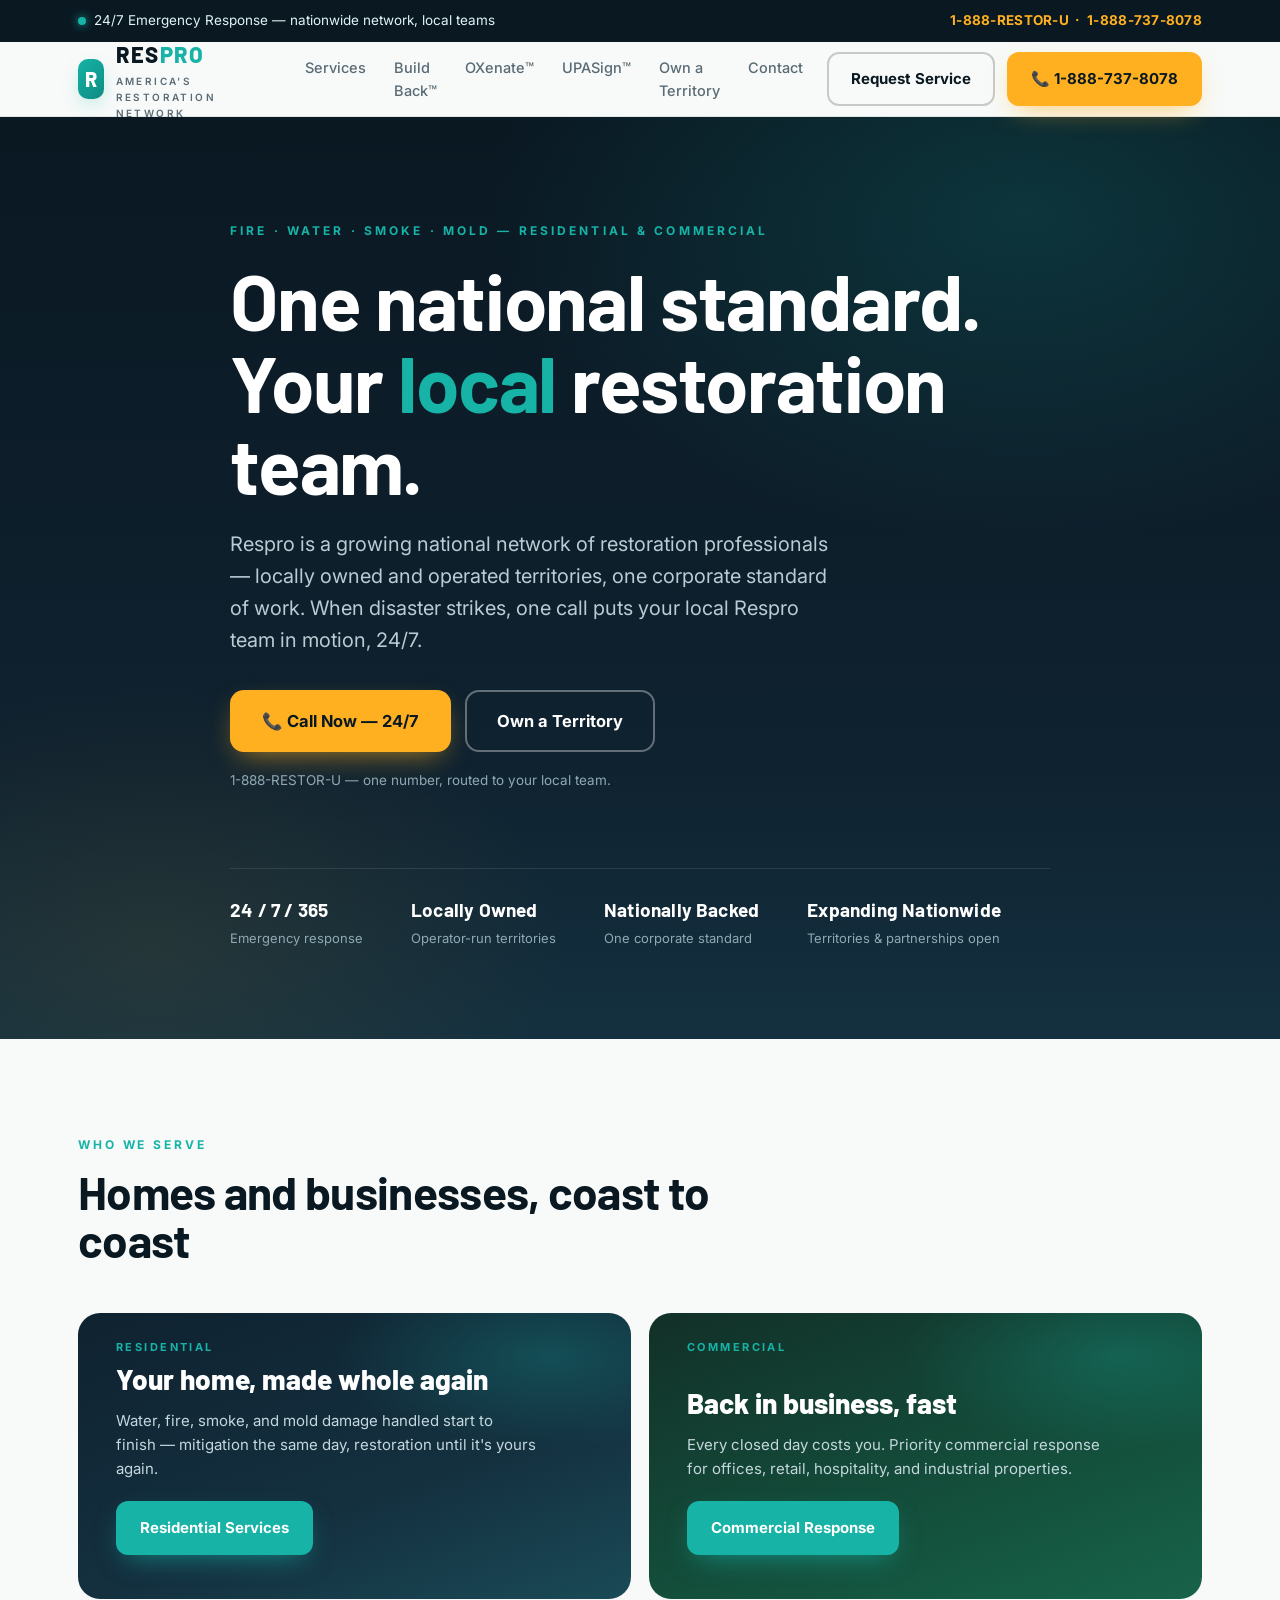
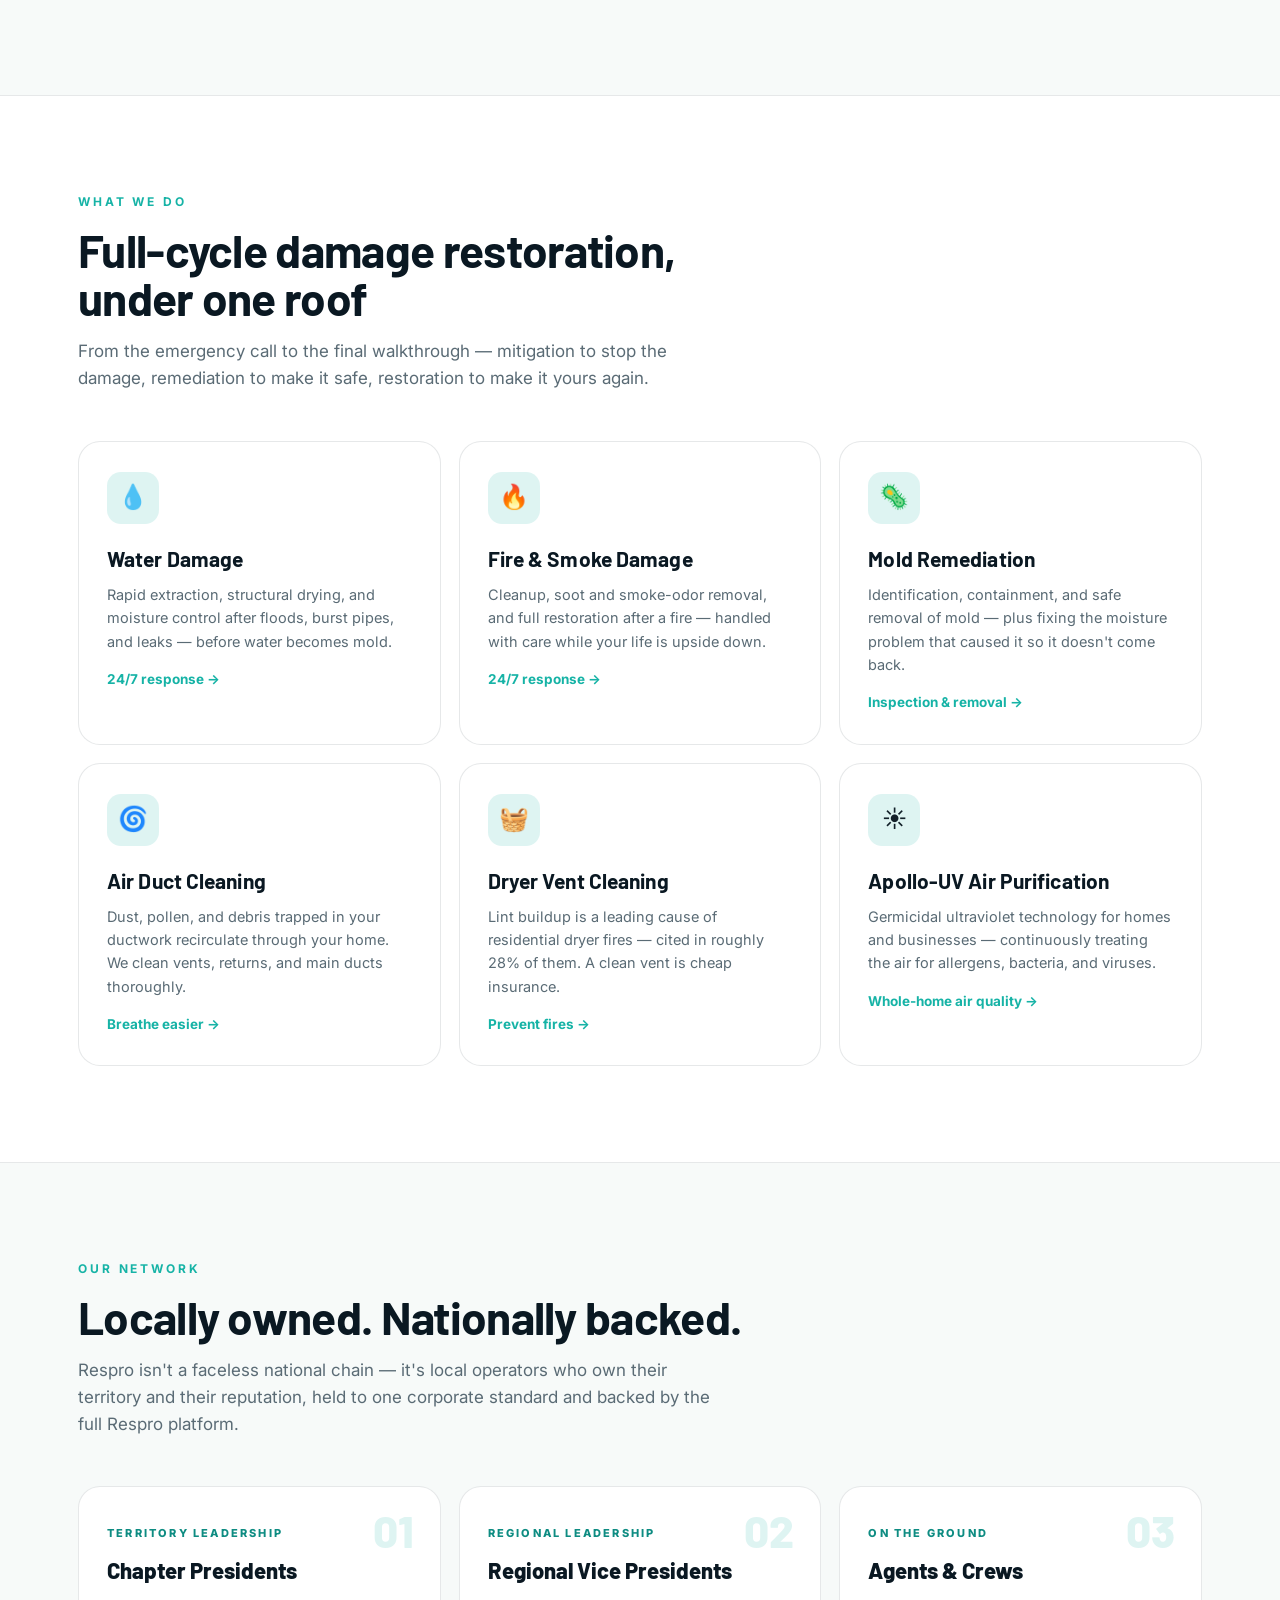
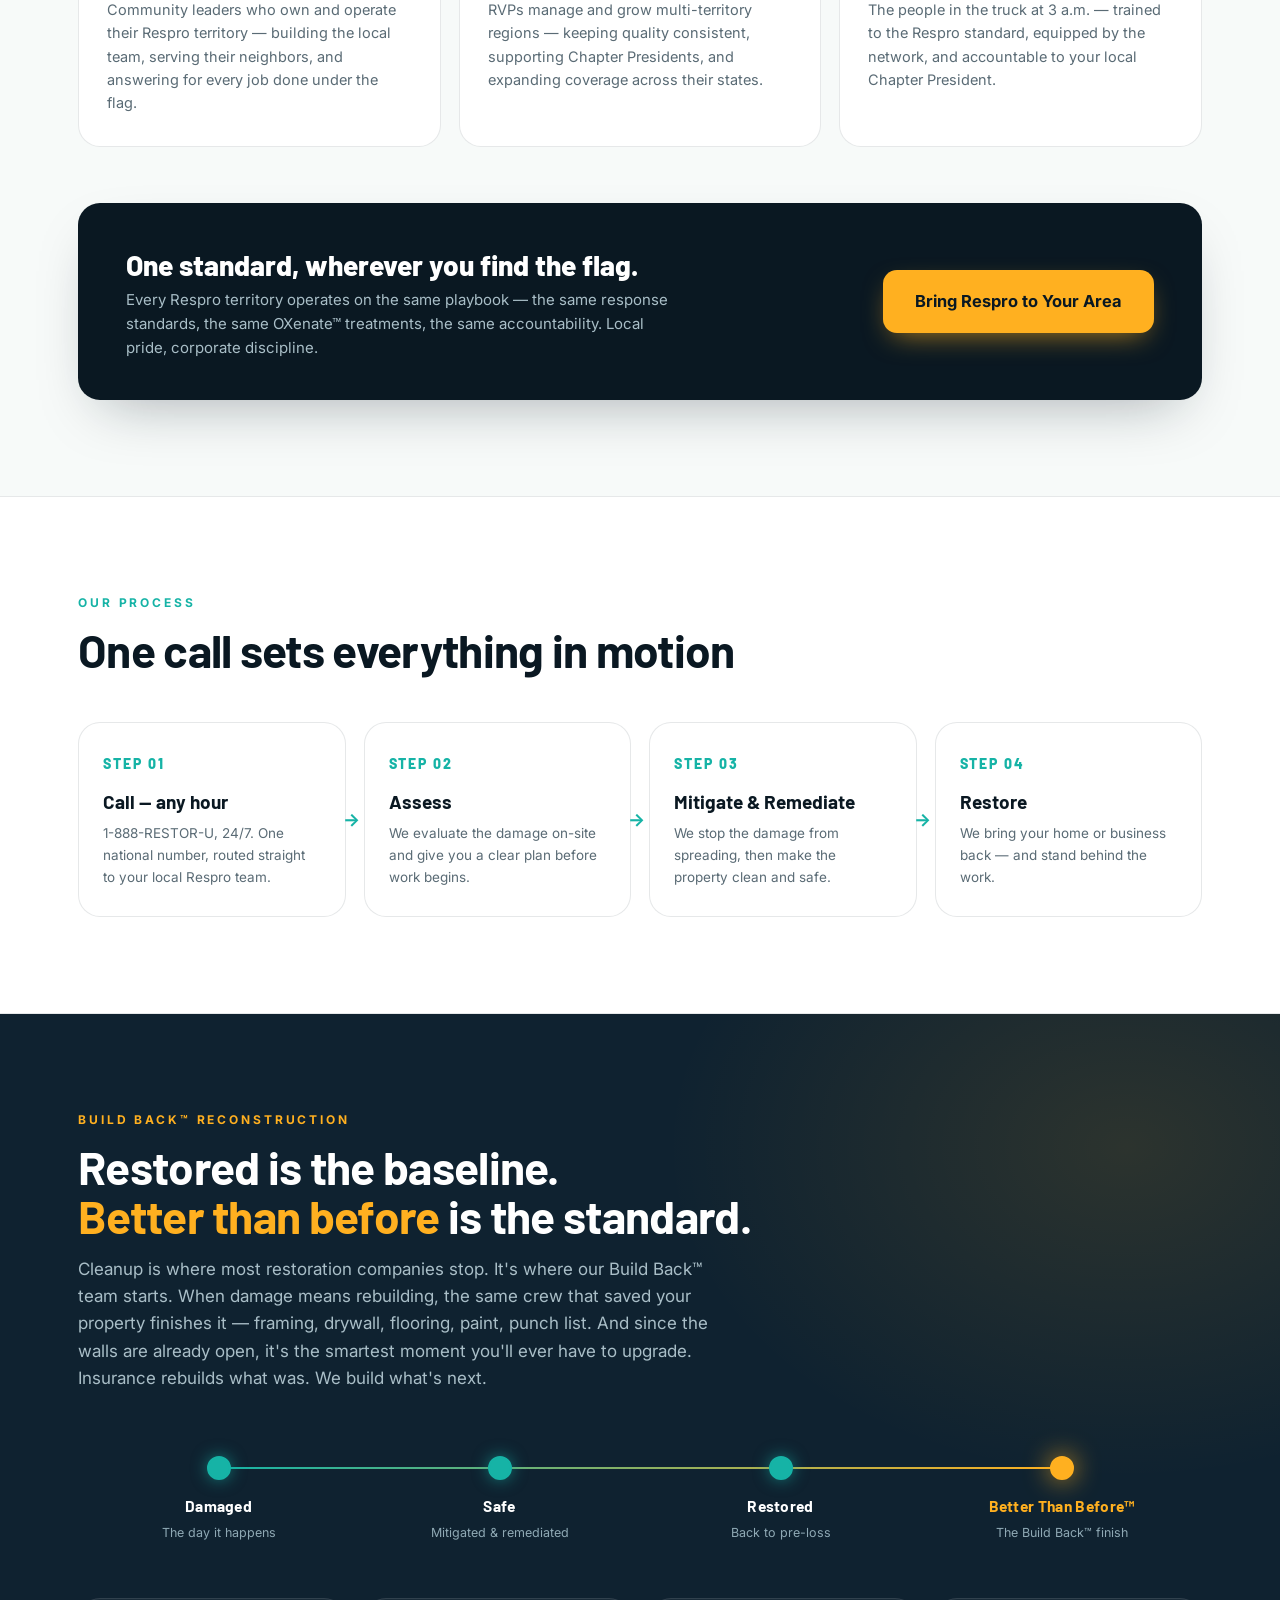
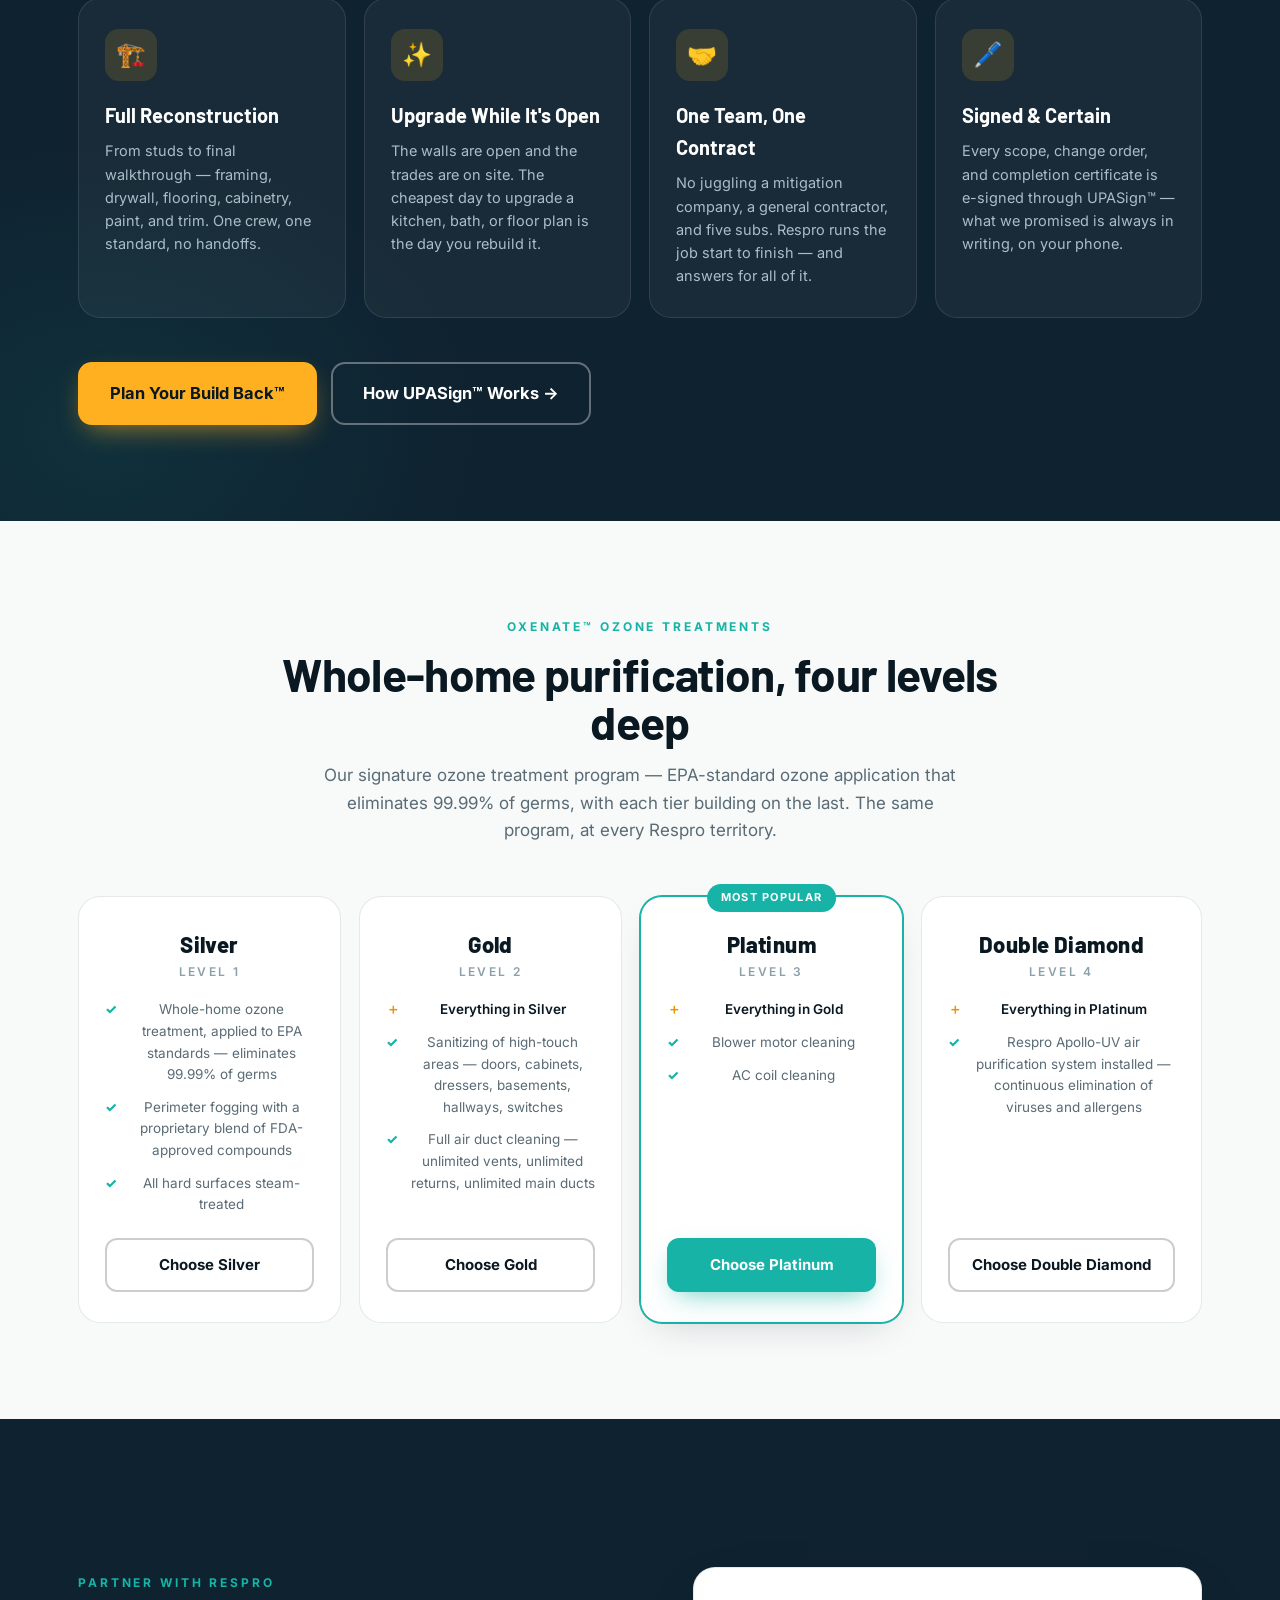
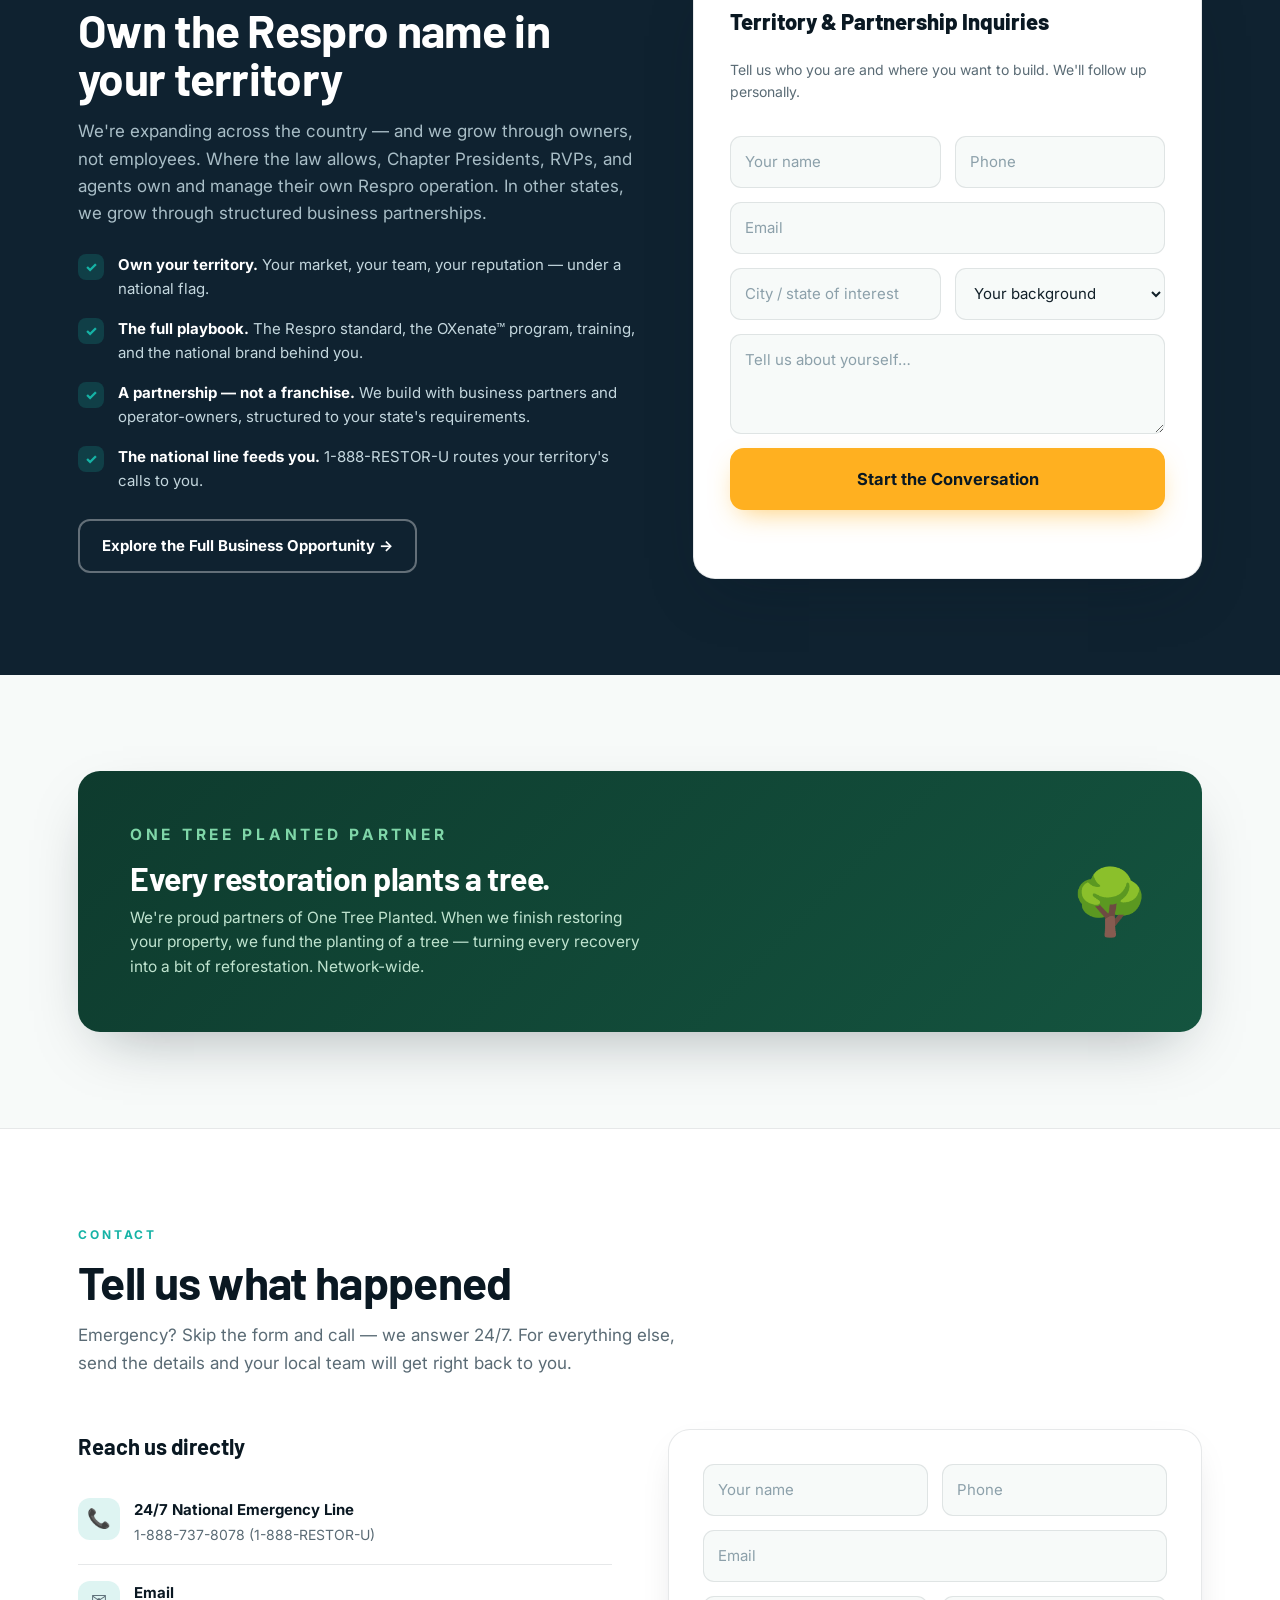
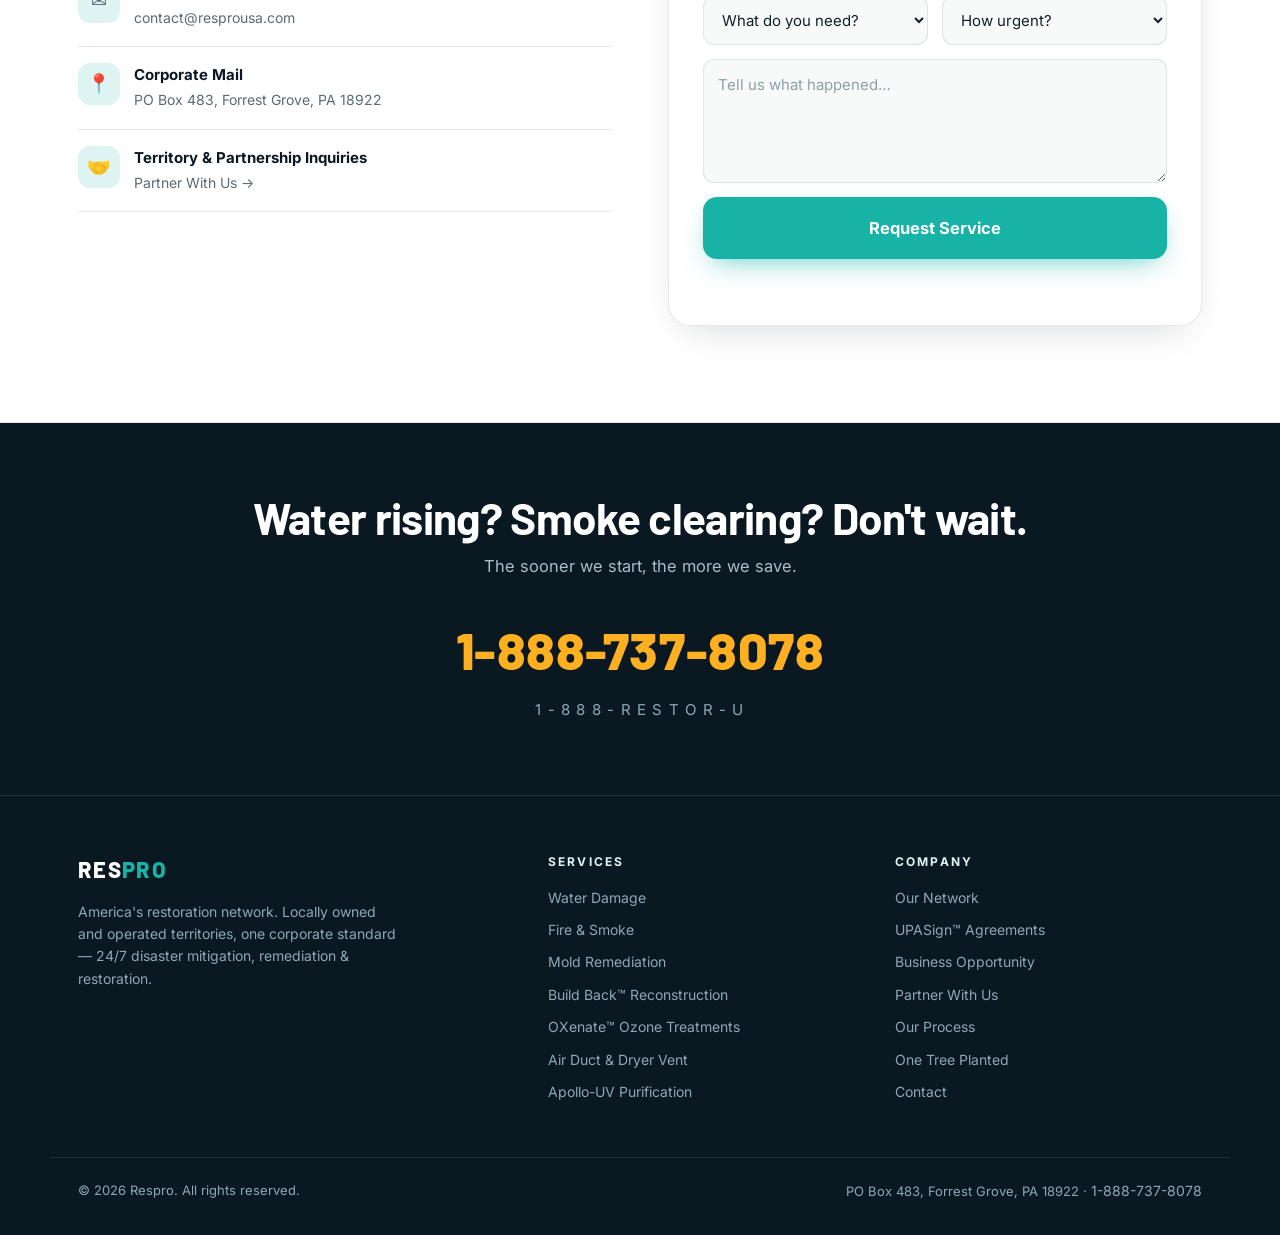
<file: index.html>
<!doctype html>
<html lang="en">
<head>
<meta charset="utf-8">
<meta name="viewport" content="width=device-width, initial-scale=1">
<title>Respro — 24/7 Water Damage, Fire & Smoke Restoration, Mold Remediation | America's Restoration Network</title>
<meta name="description" content="Respro provides 24/7 emergency water damage restoration, fire and smoke damage cleanup, and mold remediation for homes and businesses — a national restoration network of locally owned territories. Call 1-888-RESTOR-U (1-888-737-8078).">
<meta name="keywords" content="water damage restoration, fire damage restoration, smoke damage cleanup, mold remediation, emergency restoration company, disaster restoration, flood cleanup, rebuild after fire, reconstruction after water damage, build back better than before, air duct cleaning, dryer vent cleaning, ozone treatment, restoration company near me, 24/7 restoration services">
<link rel="canonical" href="https://resprousa.com/">
<meta property="og:type" content="website">
<meta property="og:title" content="Respro — America's Restoration Network | 24/7 Water, Fire, Smoke & Mold">
<meta property="og:description" content="One national standard, your local restoration team. 24/7 emergency water, fire, smoke & mold restoration. Call 1-888-RESTOR-U.">
<meta property="og:url" content="https://resprousa.com/">
<meta name="twitter:card" content="summary">
<link rel="icon" href="favicon.svg" type="image/svg+xml">
<script type="application/ld+json">
{
  "@context": "https://schema.org",
  "@type": "HomeAndConstructionBusiness",
  "name": "Respro",
  "alternateName": "Respro USA — America's Restoration Network",
  "description": "24/7 emergency water damage restoration, fire and smoke damage cleanup, mold remediation, air duct cleaning, dryer vent cleaning, UV air purification, and OXenate ozone treatments for residential and commercial properties.",
  "url": "https://resprousa.com/",
  "telephone": "+1-888-737-8078",
  "email": "contact@resprousa.com",
  "address": {
    "@type": "PostalAddress",
    "postOfficeBoxNumber": "483",
    "addressLocality": "Forrest Grove",
    "addressRegion": "PA",
    "postalCode": "18922",
    "addressCountry": "US"
  },
  "openingHours": "Mo-Su 00:00-24:00",
  "areaServed": "United States",
  "hasOfferCatalog": {
    "@type": "OfferCatalog",
    "name": "Restoration Services",
    "itemListElement": [
      {"@type": "Offer", "itemOffered": {"@type": "Service", "name": "Water Damage Restoration", "description": "24/7 emergency water extraction, structural drying, and flood cleanup."}},
      {"@type": "Offer", "itemOffered": {"@type": "Service", "name": "Fire and Smoke Damage Restoration", "description": "Fire cleanup, soot removal, smoke odor elimination, and full restoration."}},
      {"@type": "Offer", "itemOffered": {"@type": "Service", "name": "Mold Remediation", "description": "Mold inspection, containment, and safe removal with moisture-source repair."}},
      {"@type": "Offer", "itemOffered": {"@type": "Service", "name": "Build Back Reconstruction", "description": "Full post-damage reconstruction — framing to finish — with upgrade options, one team and one contract, every agreement e-signed through UPASign."}},
      {"@type": "Offer", "itemOffered": {"@type": "Service", "name": "Air Duct Cleaning", "description": "Full duct system cleaning — vents, returns, and main ducts."}},
      {"@type": "Offer", "itemOffered": {"@type": "Service", "name": "Dryer Vent Cleaning", "description": "Lint removal to reduce dryer-fire risk."}},
      {"@type": "Offer", "itemOffered": {"@type": "Service", "name": "OXenate Ozone Treatment", "description": "Whole-home ozone purification in four tiers: Silver, Gold, Platinum, Double Diamond."}}
    ]
  }
}
</script>
<link rel="preconnect" href="https://fonts.googleapis.com">
<link rel="preconnect" href="https://fonts.gstatic.com" crossorigin>
<link href="https://fonts.googleapis.com/css2?family=Barlow:wght@600;700;800&family=Inter:wght@400;500;600;700&display=swap" rel="stylesheet">
<link rel="stylesheet" href="styles.css">
  <meta name="msvalidate.01" content="9E52F8D27FAB57108A5B7A5E990DA47D">
</head>
<body>

<!-- ═══ Emergency top bar ═══ -->
<div class="topbar">
  <div class="container topbar__inner">
    <span><span class="dot"></span>24/7 Emergency Response — nationwide network, local teams</span>
    <a class="topbar__phone" href="tel:18887378078">1-888-RESTOR-U &nbsp;·&nbsp; 1-888-737-8078</a>
  </div>
</div>

<!-- ═══ Nav ═══ -->
<header class="nav" id="nav">
  <div class="container nav__inner">
    <a class="brand" href="#top">
      <span class="brand__mark">R</span>
      <span>
        <span class="brand__name">RES<span>PRO</span></span>
        <span class="brand__tag">America's Restoration Network</span>
      </span>
    </a>
    <nav class="nav__links">
      <a href="#services">Services</a>
      <a href="#buildback">Build Back&trade;</a>
      <a href="#oxenate">OXenate&trade;</a>
      <a href="upasign.html">UPASign&trade;</a>
      <a href="operators.html">Own a Territory</a>
      <a href="#contact">Contact</a>
    </nav>
    <div class="nav__cta">
      <a class="btn btn--ghost" href="#contact">Request Service</a>
      <a class="btn btn--amber" href="tel:18887378078">📞 1-888-737-8078</a>
      <button class="nav__menu" aria-label="Menu">☰</button>
    </div>
  </div>
</header>

<!-- ═══ Hero ═══ -->
<section class="hero" id="top">
  <div class="container hero__inner">
    <p class="eyebrow">Fire · Water · Smoke · Mold — Residential &amp; Commercial</p>
    <h1 class="display">One national standard.<br>Your <em>local</em> restoration team.</h1>
    <p class="hero__sub">Respro is a growing national network of restoration professionals — locally owned and operated territories, one corporate standard of work. When disaster strikes, one call puts your local Respro team in motion, 24/7.</p>
    <div class="hero__cta">
      <a class="btn btn--amber btn--lg" href="tel:18887378078" data-analytics="hero_call">📞 Call Now — 24/7</a>
      <a class="btn btn--ghost-light btn--lg" href="#partner">Own a Territory</a>
    </div>
    <p class="hero__phone-note">1-888-RESTOR-U — one number, routed to your local team.</p>
    <div class="hero__strip">
      <div><strong>24 / 7 / 365</strong><span>Emergency response</span></div>
      <div><strong>Locally Owned</strong><span>Operator-run territories</span></div>
      <div><strong>Nationally Backed</strong><span>One corporate standard</span></div>
      <div><strong>Expanding Nationwide</strong><span>Territories &amp; partnerships open</span></div>
    </div>
  </div>
</section>

<!-- ═══ Residential / Commercial split ═══ -->
<section class="section">
  <div class="container">
    <p class="kicker">Who we serve</p>
    <h2 class="section__title display">Homes and businesses, coast to coast</h2>
    <div class="split">
      <div class="split__card split__card--res">
        <span class="split__badge">Residential</span>
        <h3>Your home, made whole again</h3>
        <p>Water, fire, smoke, and mold damage handled start to finish — mitigation the same day, restoration until it's yours again.</p>
        <div><a class="btn btn--teal" href="#services">Residential Services</a></div>
      </div>
      <div class="split__card split__card--com">
        <span class="split__badge">Commercial</span>
        <h3>Back in business, fast</h3>
        <p>Every closed day costs you. Priority commercial response for offices, retail, hospitality, and industrial properties.</p>
        <div><a class="btn btn--teal" href="#contact">Commercial Response</a></div>
      </div>
    </div>
  </div>
</section>

<!-- ═══ Services ═══ -->
<section class="section section--alt" id="services">
  <div class="container">
    <p class="kicker">What we do</p>
    <h2 class="section__title display">Full-cycle damage restoration, under one roof</h2>
    <p class="section__sub">From the emergency call to the final walkthrough — mitigation to stop the damage, remediation to make it safe, restoration to make it yours again.</p>

    <div class="services">
      <div class="svc">
        <div class="svc__icon">💧</div>
        <h3>Water Damage</h3>
        <p>Rapid extraction, structural drying, and moisture control after floods, burst pipes, and leaks — before water becomes mold.</p>
        <div class="svc__go">24/7 response →</div>
      </div>
      <div class="svc">
        <div class="svc__icon">🔥</div>
        <h3>Fire &amp; Smoke Damage</h3>
        <p>Cleanup, soot and smoke-odor removal, and full restoration after a fire — handled with care while your life is upside down.</p>
        <div class="svc__go">24/7 response →</div>
      </div>
      <div class="svc">
        <div class="svc__icon">🦠</div>
        <h3>Mold Remediation</h3>
        <p>Identification, containment, and safe removal of mold — plus fixing the moisture problem that caused it so it doesn't come back.</p>
        <div class="svc__go">Inspection &amp; removal →</div>
      </div>
      <div class="svc">
        <div class="svc__icon">🌀</div>
        <h3>Air Duct Cleaning</h3>
        <p>Dust, pollen, and debris trapped in your ductwork recirculate through your home. We clean vents, returns, and main ducts thoroughly.</p>
        <div class="svc__go">Breathe easier →</div>
      </div>
      <div class="svc">
        <div class="svc__icon">🧺</div>
        <h3>Dryer Vent Cleaning</h3>
        <p>Lint buildup is a leading cause of residential dryer fires — cited in roughly 28% of them. A clean vent is cheap insurance.</p>
        <div class="svc__go">Prevent fires →</div>
      </div>
      <div class="svc">
        <div class="svc__icon">☀️</div>
        <h3>Apollo-UV Air Purification</h3>
        <p>Germicidal ultraviolet technology for homes and businesses — continuously treating the air for allergens, bacteria, and viruses.</p>
        <div class="svc__go">Whole-home air quality →</div>
      </div>
    </div>
  </div>
</section>

<!-- ═══ Our Network ═══ -->
<section class="section" id="network">
  <div class="container">
    <p class="kicker">Our network</p>
    <h2 class="section__title display">Locally owned. Nationally backed.</h2>
    <p class="section__sub">Respro isn't a faceless national chain — it's local operators who own their territory and their reputation, held to one corporate standard and backed by the full Respro platform.</p>

    <div class="network">
      <div class="net">
        <span class="net__num">01</span>
        <span class="net__role">Territory Leadership</span>
        <h3>Chapter Presidents</h3>
        <p>Community leaders who own and operate their Respro territory — building the local team, serving their neighbors, and answering for every job done under the flag.</p>
      </div>
      <div class="net">
        <span class="net__num">02</span>
        <span class="net__role">Regional Leadership</span>
        <h3>Regional Vice Presidents</h3>
        <p>RVPs manage and grow multi-territory regions — keeping quality consistent, supporting Chapter Presidents, and expanding coverage across their states.</p>
      </div>
      <div class="net">
        <span class="net__num">03</span>
        <span class="net__role">On the Ground</span>
        <h3>Agents &amp; Crews</h3>
        <p>The people in the truck at 3 a.m. — trained to the Respro standard, equipped by the network, and accountable to your local Chapter President.</p>
      </div>
    </div>

    <div class="strip">
      <div>
        <h3>One standard, wherever you find the flag.</h3>
        <p>Every Respro territory operates on the same playbook — the same response standards, the same OXenate&trade; treatments, the same accountability. Local pride, corporate discipline.</p>
      </div>
      <a class="btn btn--amber btn--lg" href="#partner">Bring Respro to Your Area</a>
    </div>
  </div>
</section>

<!-- ═══ Process ═══ -->
<section class="section section--alt" id="process">
  <div class="container">
    <p class="kicker">Our process</p>
    <h2 class="section__title display">One call sets everything in motion</h2>
    <ol class="steps">
      <li>
        <span class="steps__n">STEP 01</span>
        <h4>Call — any hour</h4>
        <p>1-888-RESTOR-U, 24/7. One national number, routed straight to your local Respro team.</p>
      </li>
      <li>
        <span class="steps__n">STEP 02</span>
        <h4>Assess</h4>
        <p>We evaluate the damage on-site and give you a clear plan before work begins.</p>
      </li>
      <li>
        <span class="steps__n">STEP 03</span>
        <h4>Mitigate &amp; Remediate</h4>
        <p>We stop the damage from spreading, then make the property clean and safe.</p>
      </li>
      <li>
        <span class="steps__n">STEP 04</span>
        <h4>Restore</h4>
        <p>We bring your home or business back — and stand behind the work.</p>
      </li>
    </ol>
  </div>
</section>

<!-- ═══ Build Back™ ═══ -->
<section class="section section--dark buildback" id="buildback">
  <div class="container">
    <p class="kicker kicker--amber">Build Back&trade; Reconstruction</p>
    <h2 class="section__title display bb__title">Restored is the baseline.<br><em>Better than before</em> is the standard.</h2>
    <p class="section__sub">Cleanup is where most restoration companies stop. It's where our Build Back&trade; team starts. When damage means rebuilding, the same crew that saved your property finishes it — framing, drywall, flooring, paint, punch list. And since the walls are already open, it's the smartest moment you'll ever have to upgrade. Insurance rebuilds what was. We build what's next.</p>

    <div class="bbmeter" data-meter>
      <div class="bbm"><div class="bbm__dot"></div><strong>Damaged</strong><span>The day it happens</span></div>
      <div class="bbm"><div class="bbm__dot"></div><strong>Safe</strong><span>Mitigated &amp; remediated</span></div>
      <div class="bbm"><div class="bbm__dot"></div><strong>Restored</strong><span>Back to pre-loss</span></div>
      <div class="bbm bbm--final"><div class="bbm__dot"></div><strong>Better Than Before&trade;</strong><span>The Build Back&trade; finish</span></div>
    </div>

    <div class="bb__grid">
      <div class="bb">
        <div class="bb__icon">🏗️</div>
        <h3>Full Reconstruction</h3>
        <p>From studs to final walkthrough — framing, drywall, flooring, cabinetry, paint, and trim. One crew, one standard, no handoffs.</p>
      </div>
      <div class="bb">
        <div class="bb__icon">✨</div>
        <h3>Upgrade While It's Open</h3>
        <p>The walls are open and the trades are on site. The cheapest day to upgrade a kitchen, bath, or floor plan is the day you rebuild it.</p>
      </div>
      <div class="bb">
        <div class="bb__icon">🤝</div>
        <h3>One Team, One Contract</h3>
        <p>No juggling a mitigation company, a general contractor, and five subs. Respro runs the job start to finish — and answers for all of it.</p>
      </div>
      <div class="bb">
        <div class="bb__icon">🖊️</div>
        <h3>Signed &amp; Certain</h3>
        <p>Every scope, change order, and completion certificate is e-signed through UPASign&trade; — what we promised is always in writing, on your phone.</p>
      </div>
    </div>

    <div class="bb__cta">
      <a class="btn btn--amber btn--lg" href="#contact" data-analytics="buildback_cta">Plan Your Build Back&trade;</a>
      <a class="btn btn--ghost-light btn--lg" href="upasign.html">How UPASign&trade; Works →</a>
    </div>
  </div>
</section>

<!-- ═══ OXenate tiers ═══ -->
<section class="section" id="oxenate">
  <div class="container center">
    <p class="kicker">OXenate&trade; Ozone Treatments</p>
    <h2 class="section__title display">Whole-home purification, four levels deep</h2>
    <p class="section__sub">Our signature ozone treatment program — EPA-standard ozone application that eliminates 99.99% of germs, with each tier building on the last. The same program, at every Respro territory.</p>

    <div class="tiers">
      <div class="tier">
        <div class="tier__name">Silver</div>
        <div class="tier__level">Level 1</div>
        <ul>
          <li>Whole-home ozone treatment, applied to EPA standards — eliminates 99.99% of germs</li>
          <li>Perimeter fogging with a proprietary blend of FDA-approved compounds</li>
          <li>All hard surfaces steam-treated</li>
        </ul>
        <a class="btn btn--ghost btn--block" href="#contact">Choose Silver</a>
      </div>
      <div class="tier">
        <div class="tier__name">Gold</div>
        <div class="tier__level">Level 2</div>
        <ul>
          <li class="tier__inherit">Everything in Silver</li>
          <li>Sanitizing of high-touch areas — doors, cabinets, dressers, basements, hallways, switches</li>
          <li>Full air duct cleaning — unlimited vents, unlimited returns, unlimited main ducts</li>
        </ul>
        <a class="btn btn--ghost btn--block" href="#contact">Choose Gold</a>
      </div>
      <div class="tier tier--featured">
        <div class="tier__flag">Most Popular</div>
        <div class="tier__name">Platinum</div>
        <div class="tier__level">Level 3</div>
        <ul>
          <li class="tier__inherit">Everything in Gold</li>
          <li>Blower motor cleaning</li>
          <li>AC coil cleaning</li>
        </ul>
        <a class="btn btn--teal btn--block" href="#contact">Choose Platinum</a>
      </div>
      <div class="tier">
        <div class="tier__name">Double Diamond</div>
        <div class="tier__level">Level 4</div>
        <ul>
          <li class="tier__inherit">Everything in Platinum</li>
          <li>Respro Apollo-UV air purification system installed — continuous elimination of viruses and allergens</li>
        </ul>
        <a class="btn btn--ghost btn--block" href="#contact">Choose Double Diamond</a>
      </div>
    </div>
  </div>
</section>

<!-- ═══ Partner With Us ═══ -->
<section class="section section--dark" id="partner">
  <div class="container">
    <div class="partner">
      <div>
        <p class="kicker">Partner with Respro</p>
        <h2 class="section__title display">Own the Respro name in your territory</h2>
        <p class="section__sub">We're expanding across the country — and we grow through owners, not employees. Where the law allows, Chapter Presidents, RVPs, and agents own and manage their own Respro operation. In other states, we grow through structured business partnerships.</p>
        <ul class="partner__points">
          <li><span class="pip">✓</span><span><strong>Own your territory.</strong> Your market, your team, your reputation — under a national flag.</span></li>
          <li><span class="pip">✓</span><span><strong>The full playbook.</strong> The Respro standard, the OXenate&trade; program, training, and the national brand behind you.</span></li>
          <li><span class="pip">✓</span><span><strong>A partnership — not a franchise.</strong> We build with business partners and operator-owners, structured to your state's requirements.</span></li>
          <li><span class="pip">✓</span><span><strong>The national line feeds you.</strong> 1-888-RESTOR-U routes your territory's calls to you.</span></li>
        </ul>
        <p style="margin-top:26px"><a class="btn btn--ghost-light" href="operators.html">Explore the Full Business Opportunity →</a></p>
      </div>
      <form class="partner__card form" data-form="partner-inquiry">
        <h3>Territory &amp; Partnership Inquiries</h3>
        <p>Tell us who you are and where you want to build. We'll follow up personally.</p>
        <div class="form__row">
          <input type="text" name="name" placeholder="Your name" required>
          <input type="tel" name="phone" placeholder="Phone" required>
        </div>
        <input type="email" name="email" placeholder="Email" required>
        <div class="form__row">
          <input type="text" name="territory" placeholder="City / state of interest" required>
          <select name="background">
            <option value="" disabled selected>Your background</option>
            <option>Restoration / trades</option>
            <option>Insurance / adjusting</option>
            <option>Business owner / investor</option>
            <option>Sales leadership</option>
            <option>Other</option>
          </select>
        </div>
        <textarea name="details" rows="3" placeholder="Tell us about yourself…"></textarea>
        <button class="btn btn--amber btn--lg btn--block" type="submit">Start the Conversation</button>
        <div class="form__note" data-form-status></div>
      </form>
    </div>
  </div>
</section>

<!-- ═══ One Tree Planted ═══ -->
<section class="section" id="onetree">
  <div class="container">
    <div class="tree">
      <div>
        <p class="kicker" style="color:#7FD6A8">One Tree Planted Partner</p>
        <h3 class="display">Every restoration plants a tree.</h3>
        <p>We're proud partners of One Tree Planted. When we finish restoring your property, we fund the planting of a tree — turning every recovery into a bit of reforestation. Network-wide.</p>
      </div>
      <div class="tree__icon">🌳</div>
    </div>
  </div>
</section>

<!-- ═══ Contact ═══ -->
<section class="section section--alt" id="contact">
  <div class="container">
    <p class="kicker">Contact</p>
    <h2 class="section__title display">Tell us what happened</h2>
    <p class="section__sub">Emergency? Skip the form and call — we answer 24/7. For everything else, send the details and your local team will get right back to you.</p>

    <div class="contact">
      <div class="contact__info">
        <h3>Reach us directly</h3>
        <div class="contact__row">
          <span class="ic">📞</span>
          <div>
            <strong>24/7 National Emergency Line</strong>
            <a class="small" href="tel:18887378078">1-888-737-8078 (1-888-RESTOR-U)</a>
          </div>
        </div>
        <div class="contact__row">
          <span class="ic">✉️</span>
          <div>
            <strong>Email</strong>
            <a class="small" href="mailto:contact@resprousa.com">contact@resprousa.com</a>
          </div>
        </div>
        <div class="contact__row">
          <span class="ic">📍</span>
          <div>
            <strong>Corporate Mail</strong>
            <span>PO Box 483, Forrest Grove, PA 18922</span>
          </div>
        </div>
        <div class="contact__row">
          <span class="ic">🤝</span>
          <div>
            <strong>Territory &amp; Partnership Inquiries</strong>
            <a class="small" href="#partner">Partner With Us →</a>
          </div>
        </div>
      </div>

      <form class="form" data-form="service-request">
        <div class="form__row">
          <input type="text" name="name" placeholder="Your name" required>
          <input type="tel" name="phone" placeholder="Phone" required>
        </div>
        <input type="email" name="email" placeholder="Email">
        <div class="form__row">
          <select name="service" required>
            <option value="" disabled selected>What do you need?</option>
            <option>Water damage</option>
            <option>Fire / smoke damage</option>
            <option>Mold remediation</option>
            <option>Build Back / full reconstruction</option>
            <option>OXenate ozone treatment</option>
            <option>Air duct cleaning</option>
            <option>Dryer vent cleaning</option>
            <option>UV air purification</option>
            <option>Commercial response</option>
            <option>Something else</option>
          </select>
          <select name="urgency">
            <option value="" disabled selected>How urgent?</option>
            <option>Emergency — right now</option>
            <option>This week</option>
            <option>Just planning ahead</option>
          </select>
        </div>
        <textarea name="details" rows="4" placeholder="Tell us what happened…"></textarea>
        <button class="btn btn--teal btn--lg btn--block" type="submit">Request Service</button>
        <div class="form__note" data-form-status></div>
      </form>
    </div>
  </div>
</section>

<!-- ═══ Emergency band ═══ -->
<section class="emergency">
  <div class="container">
    <h2 class="display">Water rising? Smoke clearing? Don't wait.</h2>
    <p>The sooner we start, the more we save.</p>
    <a class="phone-big" href="tel:18887378078">1-888-737-8078</a>
    <span class="alpha">1 - 8 8 8 - R E S T O R - U</span>
  </div>
</section>

<!-- ═══ Footer ═══ -->
<footer class="footer">
  <div class="container footer__inner">
    <div class="footer__brand">
      <span class="brand__name" style="color:#fff">RES<span>PRO</span></span>
      <p>America's restoration network. Locally owned and operated territories, one corporate standard — 24/7 disaster mitigation, remediation &amp; restoration.</p>
    </div>
    <div>
      <h5>Services</h5>
      <a href="#services">Water Damage</a>
      <a href="#services">Fire &amp; Smoke</a>
      <a href="#services">Mold Remediation</a>
      <a href="#buildback">Build Back&trade; Reconstruction</a>
      <a href="#oxenate">OXenate&trade; Ozone Treatments</a>
      <a href="#services">Air Duct &amp; Dryer Vent</a>
      <a href="#services">Apollo-UV Purification</a>
    </div>
    <div>
      <h5>Company</h5>
      <a href="#network">Our Network</a>
      <a href="upasign.html">UPASign&trade; Agreements</a>
      <a href="operators.html">Business Opportunity</a>
      <a href="#partner">Partner With Us</a>
      <a href="#process">Our Process</a>
      <a href="#onetree">One Tree Planted</a>
      <a href="#contact">Contact</a>
    </div>
  </div>
  <div class="container footer__legal">
    <span>© <span id="yr">2026</span> Respro. All rights reserved.</span>
    <span>PO Box 483, Forrest Grove, PA 18922 · <a href="tel:18887378078" style="display:inline">1-888-737-8078</a></span>
  </div>
</footer>

<script src="main.js"></script>
</body>
</html>
</file>
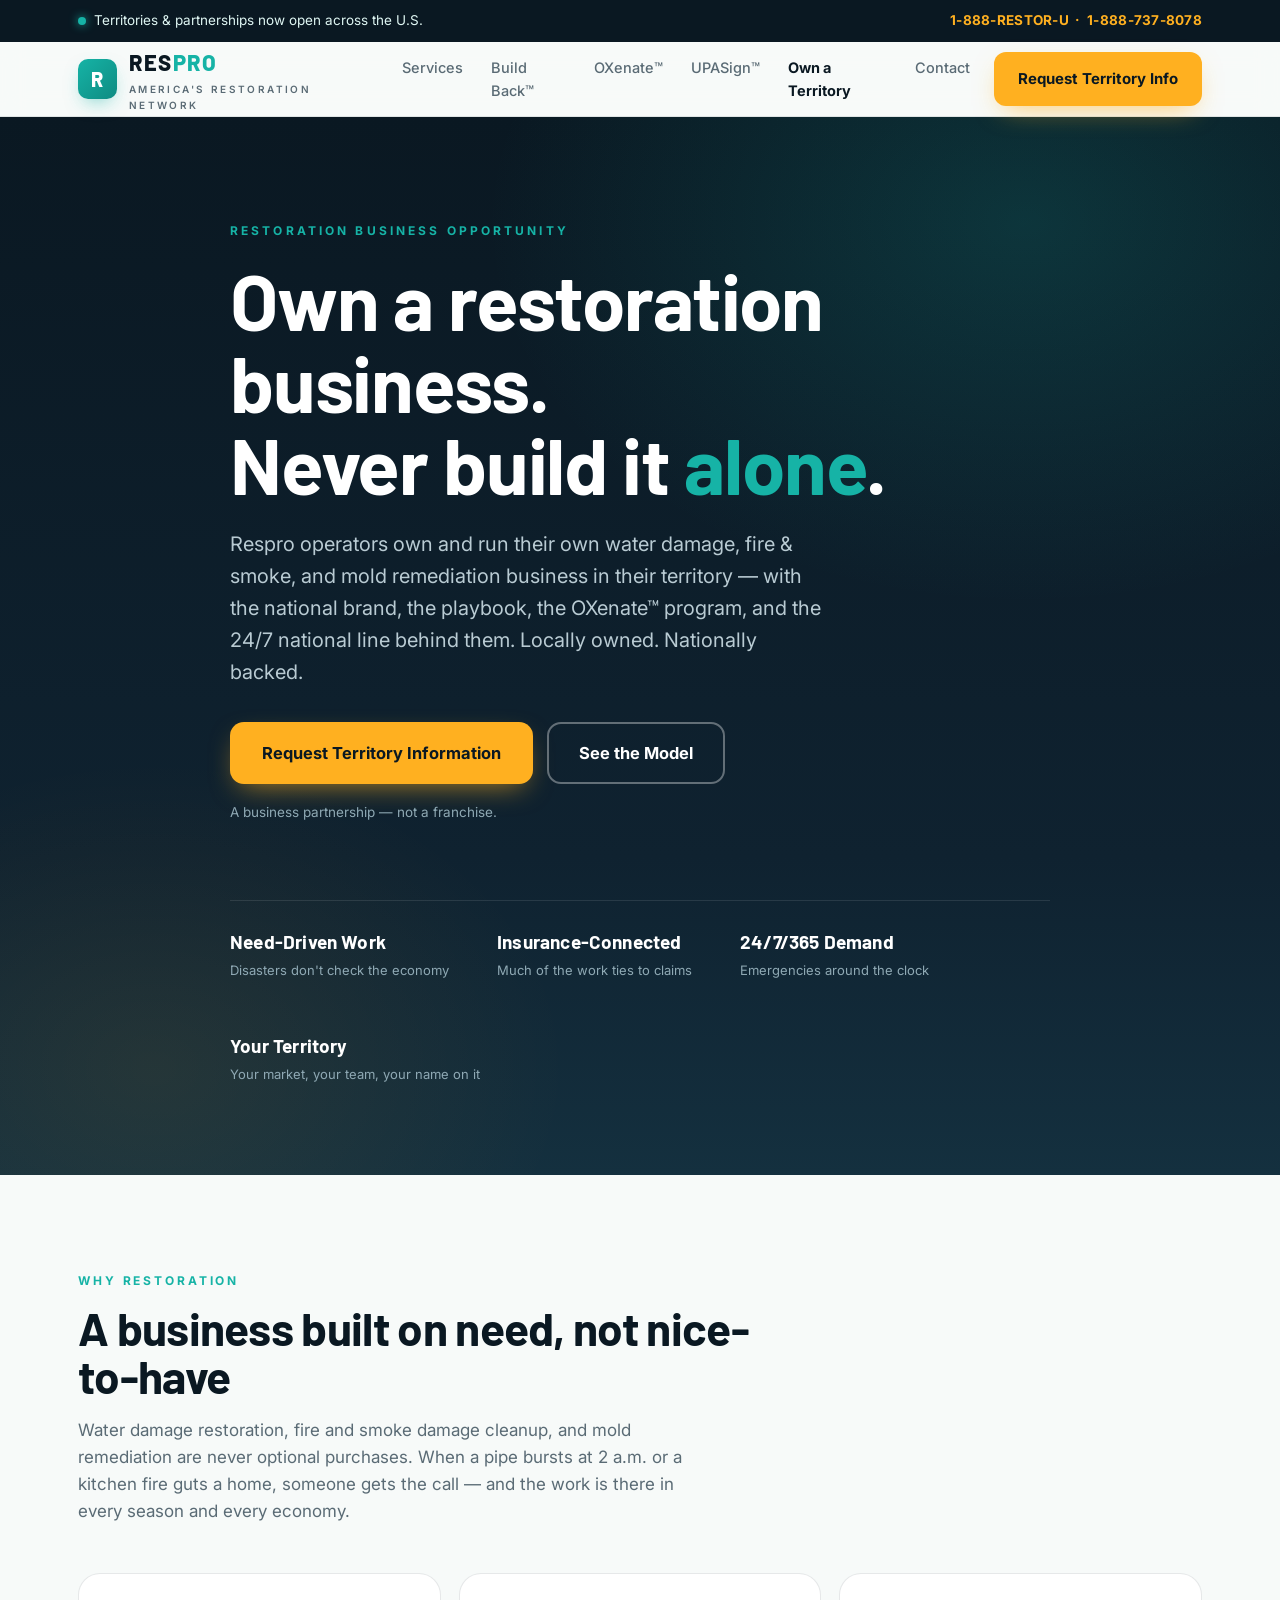
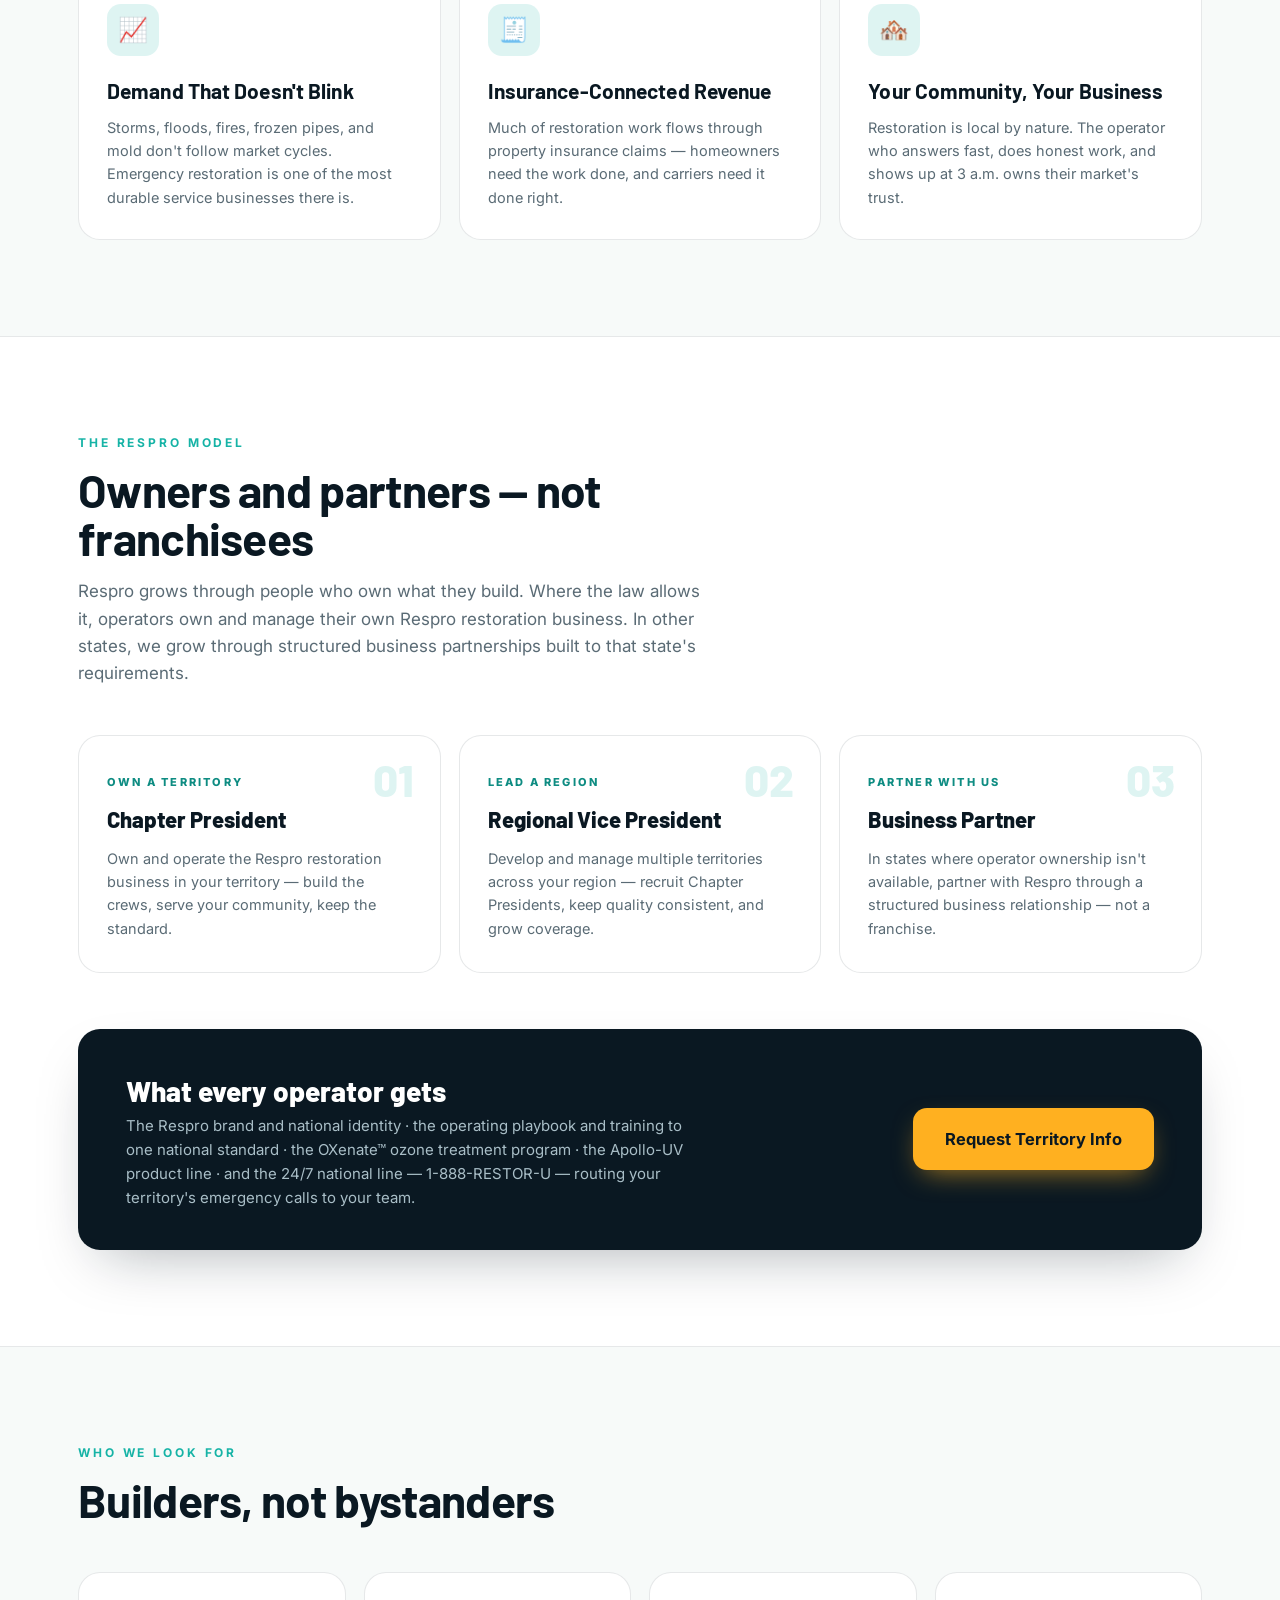
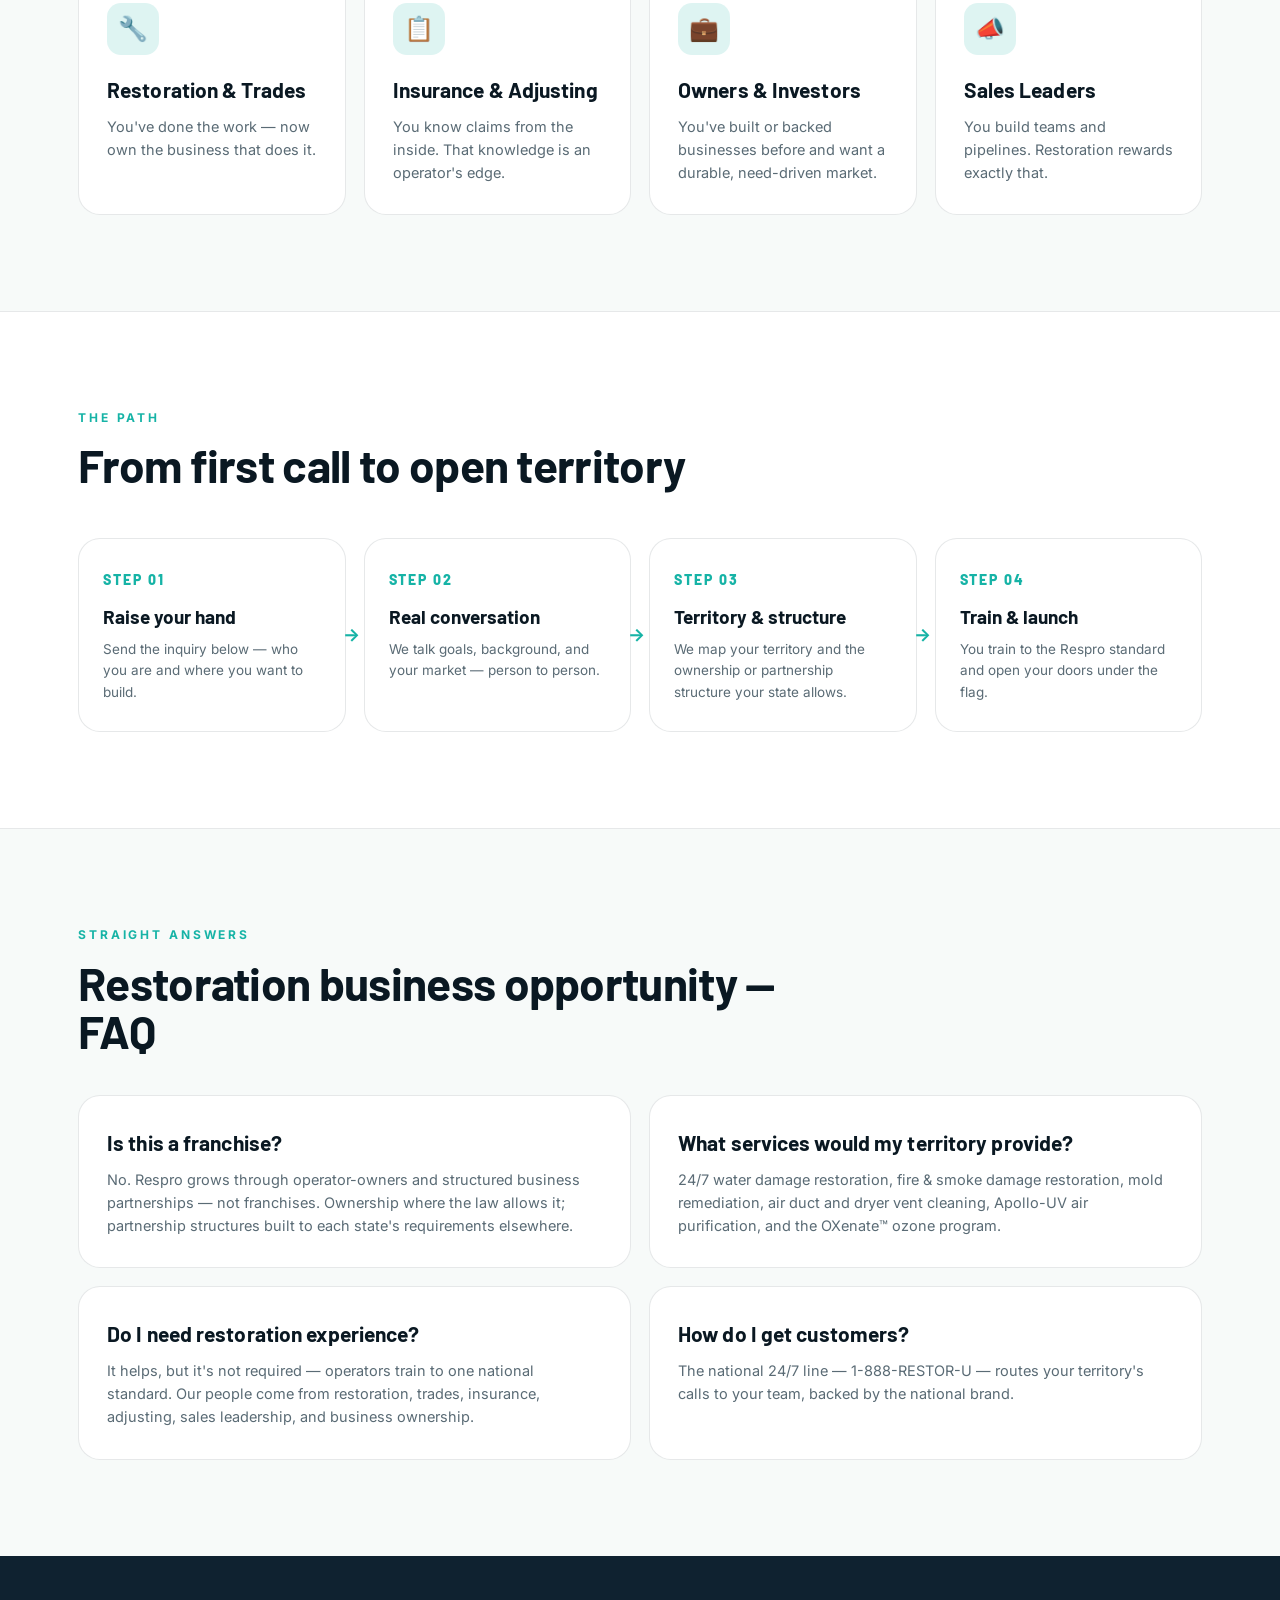
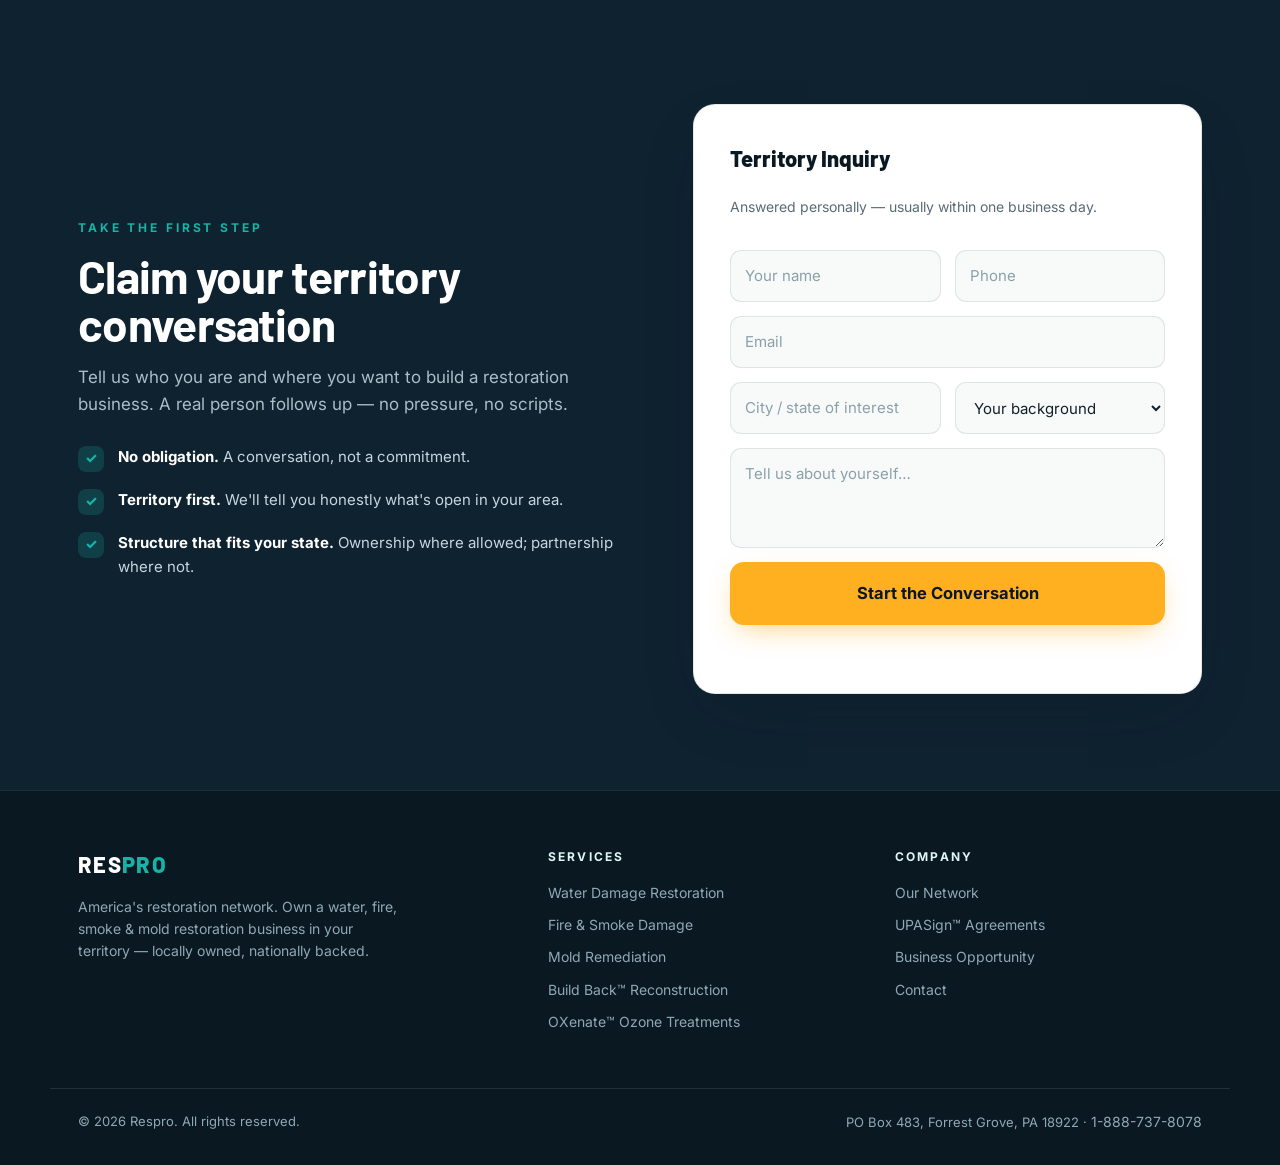
<file: operators.html>
<!doctype html>
<html lang="en">
<head>
<meta charset="utf-8">
<meta name="viewport" content="width=device-width, initial-scale=1">
<title>Restoration Business Opportunity — Own a Respro Territory | Water, Fire & Mold Restoration Business</title>
<meta name="description" content="Own a restoration business in your territory. Respro operators run their own water damage, fire damage, smoke, and mold remediation business — locally owned, nationally backed. A business partnership, not a franchise. Territories open across the U.S.">
<meta name="keywords" content="restoration business opportunity, own a restoration business, water damage restoration business, fire damage restoration business, mold remediation business opportunity, disaster restoration territory, restoration business partnership, start a restoration company, emergency restoration business">
<link rel="canonical" href="https://resprousa.com/operators.html">
<meta property="og:type" content="website">
<meta property="og:title" content="Own a Restoration Business — Respro Territory & Partnership Opportunities">
<meta property="og:description" content="Locally owned, nationally backed. Run your own water, fire, smoke & mold restoration business under the Respro flag — a business partnership, not a franchise.">
<meta property="og:url" content="https://resprousa.com/operators.html">
<meta name="twitter:card" content="summary">
<link rel="icon" href="favicon.svg" type="image/svg+xml">
<link rel="preconnect" href="https://fonts.googleapis.com">
<link rel="preconnect" href="https://fonts.gstatic.com" crossorigin>
<link href="https://fonts.googleapis.com/css2?family=Barlow:wght@600;700;800&family=Inter:wght@400;500;600;700&display=swap" rel="stylesheet">
<link rel="stylesheet" href="styles.css">
<script type="application/ld+json">
{
  "@context": "https://schema.org",
  "@type": "FAQPage",
  "mainEntity": [
    {
      "@type": "Question",
      "name": "Is the Respro restoration business opportunity a franchise?",
      "acceptedAnswer": {
        "@type": "Answer",
        "text": "No. Respro grows through operator-owners and structured business partnerships, not franchises. Where allowed by law, Chapter Presidents, Regional Vice Presidents, and agents own and manage their own Respro restoration operation; in other states, Respro builds through business partnerships structured to that state's requirements."
      }
    },
    {
      "@type": "Question",
      "name": "What services does a Respro restoration territory provide?",
      "acceptedAnswer": {
        "@type": "Answer",
        "text": "Respro territories provide 24/7 emergency water damage restoration, fire and smoke damage restoration, mold remediation, air duct cleaning, dryer vent cleaning, Apollo-UV air purification, and the OXenate ozone treatment program for homes and businesses."
      }
    },
    {
      "@type": "Question",
      "name": "Do I need restoration experience to become a Respro operator?",
      "acceptedAnswer": {
        "@type": "Answer",
        "text": "Experience in restoration, trades, insurance, or adjusting helps, but Respro trains operators to one national standard. Owners come from restoration, insurance, sales leadership, and business ownership backgrounds."
      }
    },
    {
      "@type": "Question",
      "name": "How do Respro operators get customers?",
      "acceptedAnswer": {
        "@type": "Answer",
        "text": "The national 24/7 emergency line, 1-888-RESTOR-U (1-888-737-8078), routes calls from your territory to your team, backed by the national Respro brand and marketing."
      }
    },
    {
      "@type": "Question",
      "name": "Why is disaster restoration a strong business to own?",
      "acceptedAnswer": {
        "@type": "Answer",
        "text": "Restoration work is need-driven, not discretionary: water damage, fire damage, and mold do not wait for good economic conditions, and much of the work is connected to insurance claims. Demand is year-round and around the clock."
      }
    }
  ]
}
</script>
  <meta name="msvalidate.01" content="9E52F8D27FAB57108A5B7A5E990DA47D">
</head>
<body>

<!-- ═══ Emergency top bar ═══ -->
<div class="topbar">
  <div class="container topbar__inner">
    <span><span class="dot"></span>Territories &amp; partnerships now open across the U.S.</span>
    <a class="topbar__phone" href="tel:18887378078">1-888-RESTOR-U &nbsp;·&nbsp; 1-888-737-8078</a>
  </div>
</div>

<!-- ═══ Nav ═══ -->
<header class="nav" id="nav">
  <div class="container nav__inner">
    <a class="brand" href="index.html">
      <span class="brand__mark">R</span>
      <span>
        <span class="brand__name">RES<span>PRO</span></span>
        <span class="brand__tag">America's Restoration Network</span>
      </span>
    </a>
    <nav class="nav__links">
      <a href="index.html#services">Services</a>
      <a href="index.html#buildback">Build Back&trade;</a>
      <a href="index.html#oxenate">OXenate&trade;</a>
      <a href="upasign.html">UPASign&trade;</a>
      <a href="operators.html" style="color:var(--navy);font-weight:700">Own a Territory</a>
      <a href="index.html#contact">Contact</a>
    </nav>
    <div class="nav__cta">
      <a class="btn btn--amber" href="#apply">Request Territory Info</a>
      <button class="nav__menu" aria-label="Menu">☰</button>
    </div>
  </div>
</header>

<!-- ═══ Hero ═══ -->
<section class="hero" id="top">
  <div class="container hero__inner">
    <p class="eyebrow">Restoration Business Opportunity</p>
    <h1 class="display">Own a restoration business.<br>Never build it <em>alone</em>.</h1>
    <p class="hero__sub">Respro operators own and run their own water damage, fire &amp; smoke, and mold remediation business in their territory — with the national brand, the playbook, the OXenate&trade; program, and the 24/7 national line behind them. Locally owned. Nationally backed.</p>
    <div class="hero__cta">
      <a class="btn btn--amber btn--lg" href="#apply" data-analytics="operator_apply">Request Territory Information</a>
      <a class="btn btn--ghost-light btn--lg" href="#model">See the Model</a>
    </div>
    <p class="hero__phone-note">A business partnership — not a franchise.</p>
    <div class="hero__strip">
      <div><strong>Need-Driven Work</strong><span>Disasters don't check the economy</span></div>
      <div><strong>Insurance-Connected</strong><span>Much of the work ties to claims</span></div>
      <div><strong>24/7/365 Demand</strong><span>Emergencies around the clock</span></div>
      <div><strong>Your Territory</strong><span>Your market, your team, your name on it</span></div>
    </div>
  </div>
</section>

<!-- ═══ Why restoration ═══ -->
<section class="section" id="why">
  <div class="container">
    <p class="kicker">Why restoration</p>
    <h2 class="section__title display">A business built on need, not nice-to-have</h2>
    <p class="section__sub">Water damage restoration, fire and smoke damage cleanup, and mold remediation are never optional purchases. When a pipe bursts at 2 a.m. or a kitchen fire guts a home, someone gets the call — and the work is there in every season and every economy.</p>

    <div class="services">
      <div class="svc">
        <div class="svc__icon">📈</div>
        <h3>Demand That Doesn't Blink</h3>
        <p>Storms, floods, fires, frozen pipes, and mold don't follow market cycles. Emergency restoration is one of the most durable service businesses there is.</p>
      </div>
      <div class="svc">
        <div class="svc__icon">🧾</div>
        <h3>Insurance-Connected Revenue</h3>
        <p>Much of restoration work flows through property insurance claims — homeowners need the work done, and carriers need it done right.</p>
      </div>
      <div class="svc">
        <div class="svc__icon">🏘️</div>
        <h3>Your Community, Your Business</h3>
        <p>Restoration is local by nature. The operator who answers fast, does honest work, and shows up at 3 a.m. owns their market's trust.</p>
      </div>
    </div>
  </div>
</section>

<!-- ═══ The model ═══ -->
<section class="section section--alt" id="model">
  <div class="container">
    <p class="kicker">The Respro model</p>
    <h2 class="section__title display">Owners and partners — not franchisees</h2>
    <p class="section__sub">Respro grows through people who own what they build. Where the law allows it, operators own and manage their own Respro restoration business. In other states, we grow through structured business partnerships built to that state's requirements.</p>

    <div class="network">
      <div class="net">
        <span class="net__num">01</span>
        <span class="net__role">Own a Territory</span>
        <h3>Chapter President</h3>
        <p>Own and operate the Respro restoration business in your territory — build the crews, serve your community, keep the standard.</p>
      </div>
      <div class="net">
        <span class="net__num">02</span>
        <span class="net__role">Lead a Region</span>
        <h3>Regional Vice President</h3>
        <p>Develop and manage multiple territories across your region — recruit Chapter Presidents, keep quality consistent, and grow coverage.</p>
      </div>
      <div class="net">
        <span class="net__num">03</span>
        <span class="net__role">Partner With Us</span>
        <h3>Business Partner</h3>
        <p>In states where operator ownership isn't available, partner with Respro through a structured business relationship — not a franchise.</p>
      </div>
    </div>

    <div class="strip">
      <div>
        <h3>What every operator gets</h3>
        <p>The Respro brand and national identity · the operating playbook and training to one national standard · the OXenate&trade; ozone treatment program · the Apollo-UV product line · and the 24/7 national line — 1-888-RESTOR-U — routing your territory's emergency calls to your team.</p>
      </div>
      <a class="btn btn--amber btn--lg" href="#apply">Request Territory Info</a>
    </div>
  </div>
</section>

<!-- ═══ Who we look for ═══ -->
<section class="section" id="who">
  <div class="container">
    <p class="kicker">Who we look for</p>
    <h2 class="section__title display">Builders, not bystanders</h2>
    <div class="services" style="grid-template-columns:repeat(4,1fr)">
      <div class="svc"><div class="svc__icon">🔧</div><h3>Restoration &amp; Trades</h3><p>You've done the work — now own the business that does it.</p></div>
      <div class="svc"><div class="svc__icon">📋</div><h3>Insurance &amp; Adjusting</h3><p>You know claims from the inside. That knowledge is an operator's edge.</p></div>
      <div class="svc"><div class="svc__icon">💼</div><h3>Owners &amp; Investors</h3><p>You've built or backed businesses before and want a durable, need-driven market.</p></div>
      <div class="svc"><div class="svc__icon">📣</div><h3>Sales Leaders</h3><p>You build teams and pipelines. Restoration rewards exactly that.</p></div>
    </div>
  </div>
</section>

<!-- ═══ Path ═══ -->
<section class="section section--alt" id="path">
  <div class="container">
    <p class="kicker">The path</p>
    <h2 class="section__title display">From first call to open territory</h2>
    <ol class="steps">
      <li><span class="steps__n">STEP 01</span><h4>Raise your hand</h4><p>Send the inquiry below — who you are and where you want to build.</p></li>
      <li><span class="steps__n">STEP 02</span><h4>Real conversation</h4><p>We talk goals, background, and your market — person to person.</p></li>
      <li><span class="steps__n">STEP 03</span><h4>Territory &amp; structure</h4><p>We map your territory and the ownership or partnership structure your state allows.</p></li>
      <li><span class="steps__n">STEP 04</span><h4>Train &amp; launch</h4><p>You train to the Respro standard and open your doors under the flag.</p></li>
    </ol>
  </div>
</section>

<!-- ═══ FAQ (mirrors JSON-LD for AI search) ═══ -->
<section class="section" id="faq">
  <div class="container">
    <p class="kicker">Straight answers</p>
    <h2 class="section__title display">Restoration business opportunity — FAQ</h2>
    <div class="services" style="grid-template-columns:1fr 1fr;margin-top:40px">
      <div class="svc"><h3>Is this a franchise?</h3><p>No. Respro grows through operator-owners and structured business partnerships — not franchises. Ownership where the law allows it; partnership structures built to each state's requirements elsewhere.</p></div>
      <div class="svc"><h3>What services would my territory provide?</h3><p>24/7 water damage restoration, fire &amp; smoke damage restoration, mold remediation, air duct and dryer vent cleaning, Apollo-UV air purification, and the OXenate&trade; ozone program.</p></div>
      <div class="svc"><h3>Do I need restoration experience?</h3><p>It helps, but it's not required — operators train to one national standard. Our people come from restoration, trades, insurance, adjusting, sales leadership, and business ownership.</p></div>
      <div class="svc"><h3>How do I get customers?</h3><p>The national 24/7 line — 1-888-RESTOR-U — routes your territory's calls to your team, backed by the national brand.</p></div>
    </div>
  </div>
</section>

<!-- ═══ Apply ═══ -->
<section class="section section--dark" id="apply">
  <div class="container">
    <div class="partner">
      <div>
        <p class="kicker">Take the first step</p>
        <h2 class="section__title display">Claim your territory conversation</h2>
        <p class="section__sub">Tell us who you are and where you want to build a restoration business. A real person follows up — no pressure, no scripts.</p>
        <ul class="partner__points">
          <li><span class="pip">✓</span><span><strong>No obligation.</strong> A conversation, not a commitment.</span></li>
          <li><span class="pip">✓</span><span><strong>Territory first.</strong> We'll tell you honestly what's open in your area.</span></li>
          <li><span class="pip">✓</span><span><strong>Structure that fits your state.</strong> Ownership where allowed; partnership where not.</span></li>
        </ul>
      </div>
      <form class="partner__card form" data-form="operator-inquiry">
        <h3>Territory Inquiry</h3>
        <p>Answered personally — usually within one business day.</p>
        <div class="form__row">
          <input type="text" name="name" placeholder="Your name" required>
          <input type="tel" name="phone" placeholder="Phone" required>
        </div>
        <input type="email" name="email" placeholder="Email" required>
        <div class="form__row">
          <input type="text" name="territory" placeholder="City / state of interest" required>
          <select name="background">
            <option value="" disabled selected>Your background</option>
            <option>Restoration / trades</option>
            <option>Insurance / adjusting</option>
            <option>Business owner / investor</option>
            <option>Sales leadership</option>
            <option>Other</option>
          </select>
        </div>
        <textarea name="details" rows="3" placeholder="Tell us about yourself…"></textarea>
        <button class="btn btn--amber btn--lg btn--block" type="submit">Start the Conversation</button>
        <div class="form__note" data-form-status></div>
      </form>
    </div>
  </div>
</section>

<!-- ═══ Footer ═══ -->
<footer class="footer">
  <div class="container footer__inner">
    <div class="footer__brand">
      <span class="brand__name" style="color:#fff">RES<span>PRO</span></span>
      <p>America's restoration network. Own a water, fire, smoke &amp; mold restoration business in your territory — locally owned, nationally backed.</p>
    </div>
    <div>
      <h5>Services</h5>
      <a href="index.html#services">Water Damage Restoration</a>
      <a href="index.html#services">Fire &amp; Smoke Damage</a>
      <a href="index.html#services">Mold Remediation</a>
      <a href="index.html#buildback">Build Back&trade; Reconstruction</a>
      <a href="index.html#oxenate">OXenate&trade; Ozone Treatments</a>
    </div>
    <div>
      <h5>Company</h5>
      <a href="index.html#network">Our Network</a>
      <a href="upasign.html">UPASign&trade; Agreements</a>
      <a href="operators.html">Business Opportunity</a>
      <a href="index.html#contact">Contact</a>
    </div>
  </div>
  <div class="container footer__legal">
    <span>© <span id="yr">2026</span> Respro. All rights reserved.</span>
    <span>PO Box 483, Forrest Grove, PA 18922 · <a href="tel:18887378078" style="display:inline">1-888-737-8078</a></span>
  </div>
</footer>

<script src="main.js"></script>
</body>
</html>
</file>
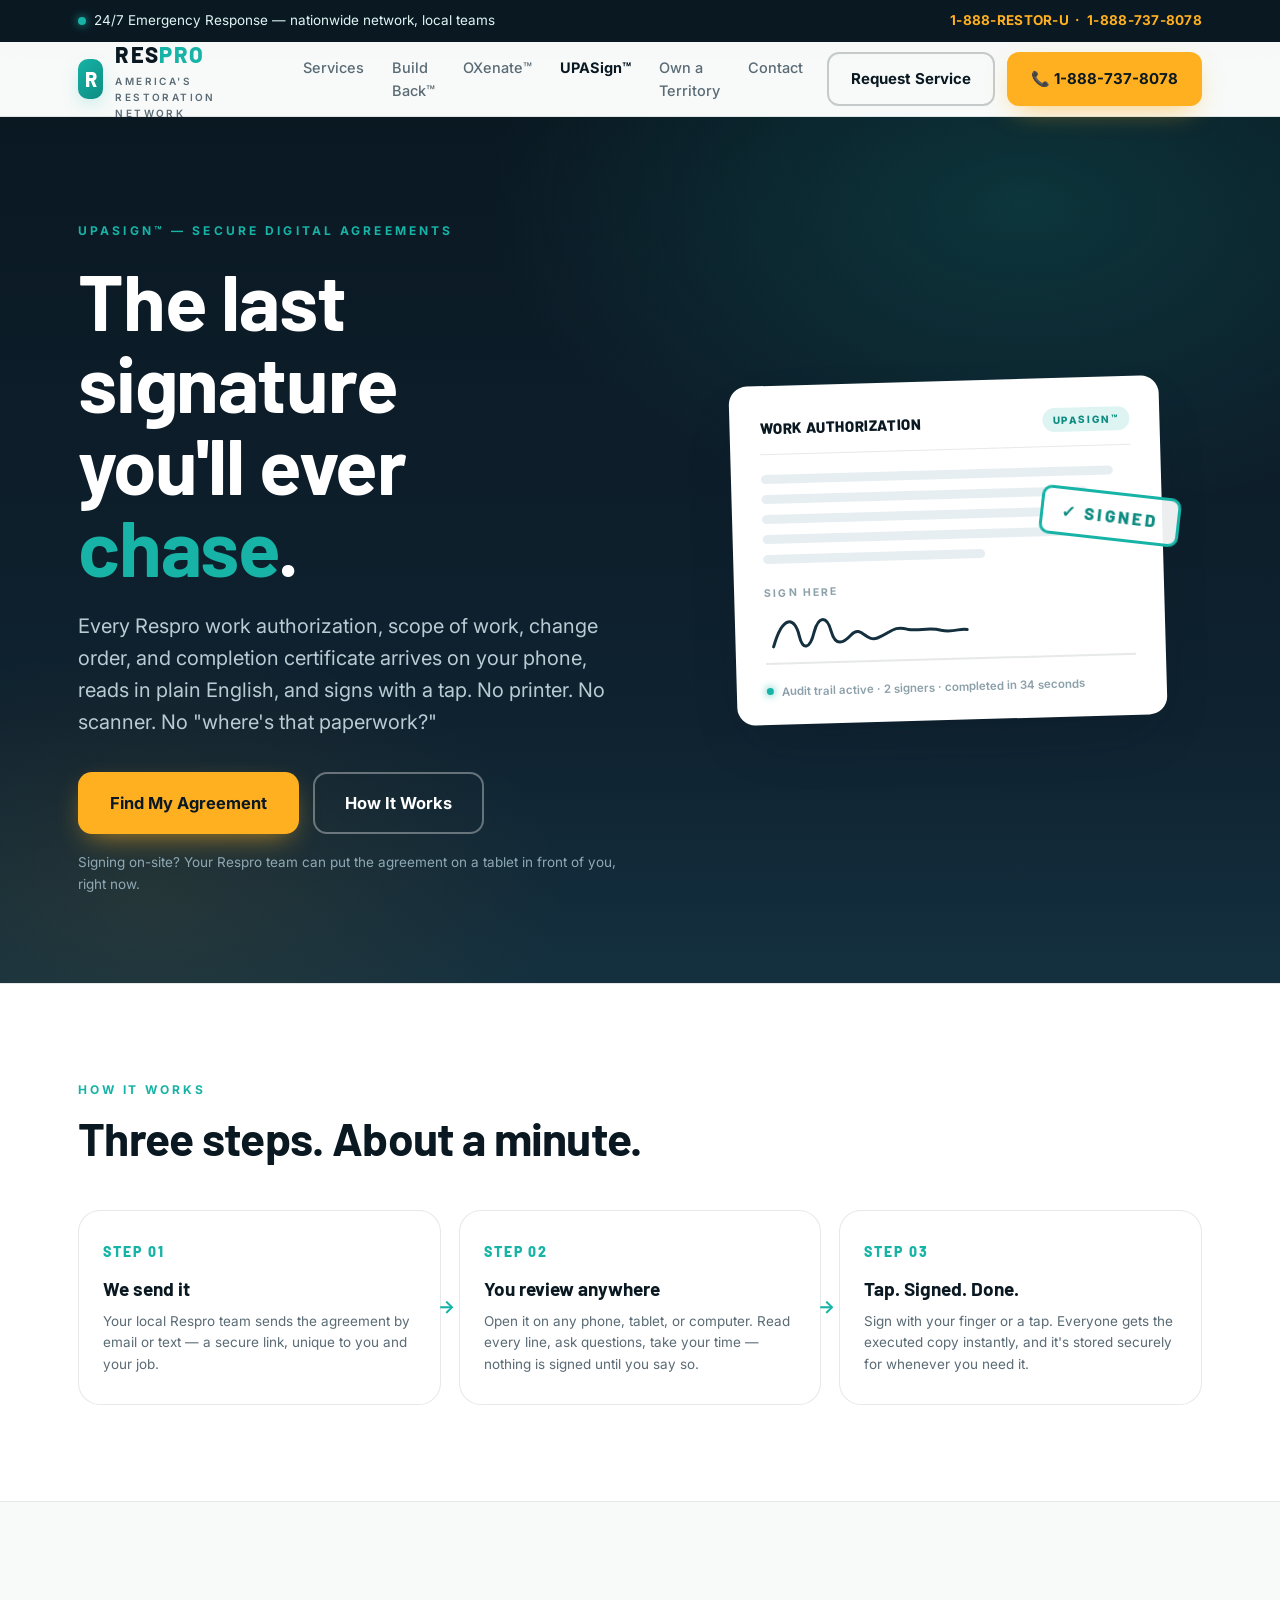
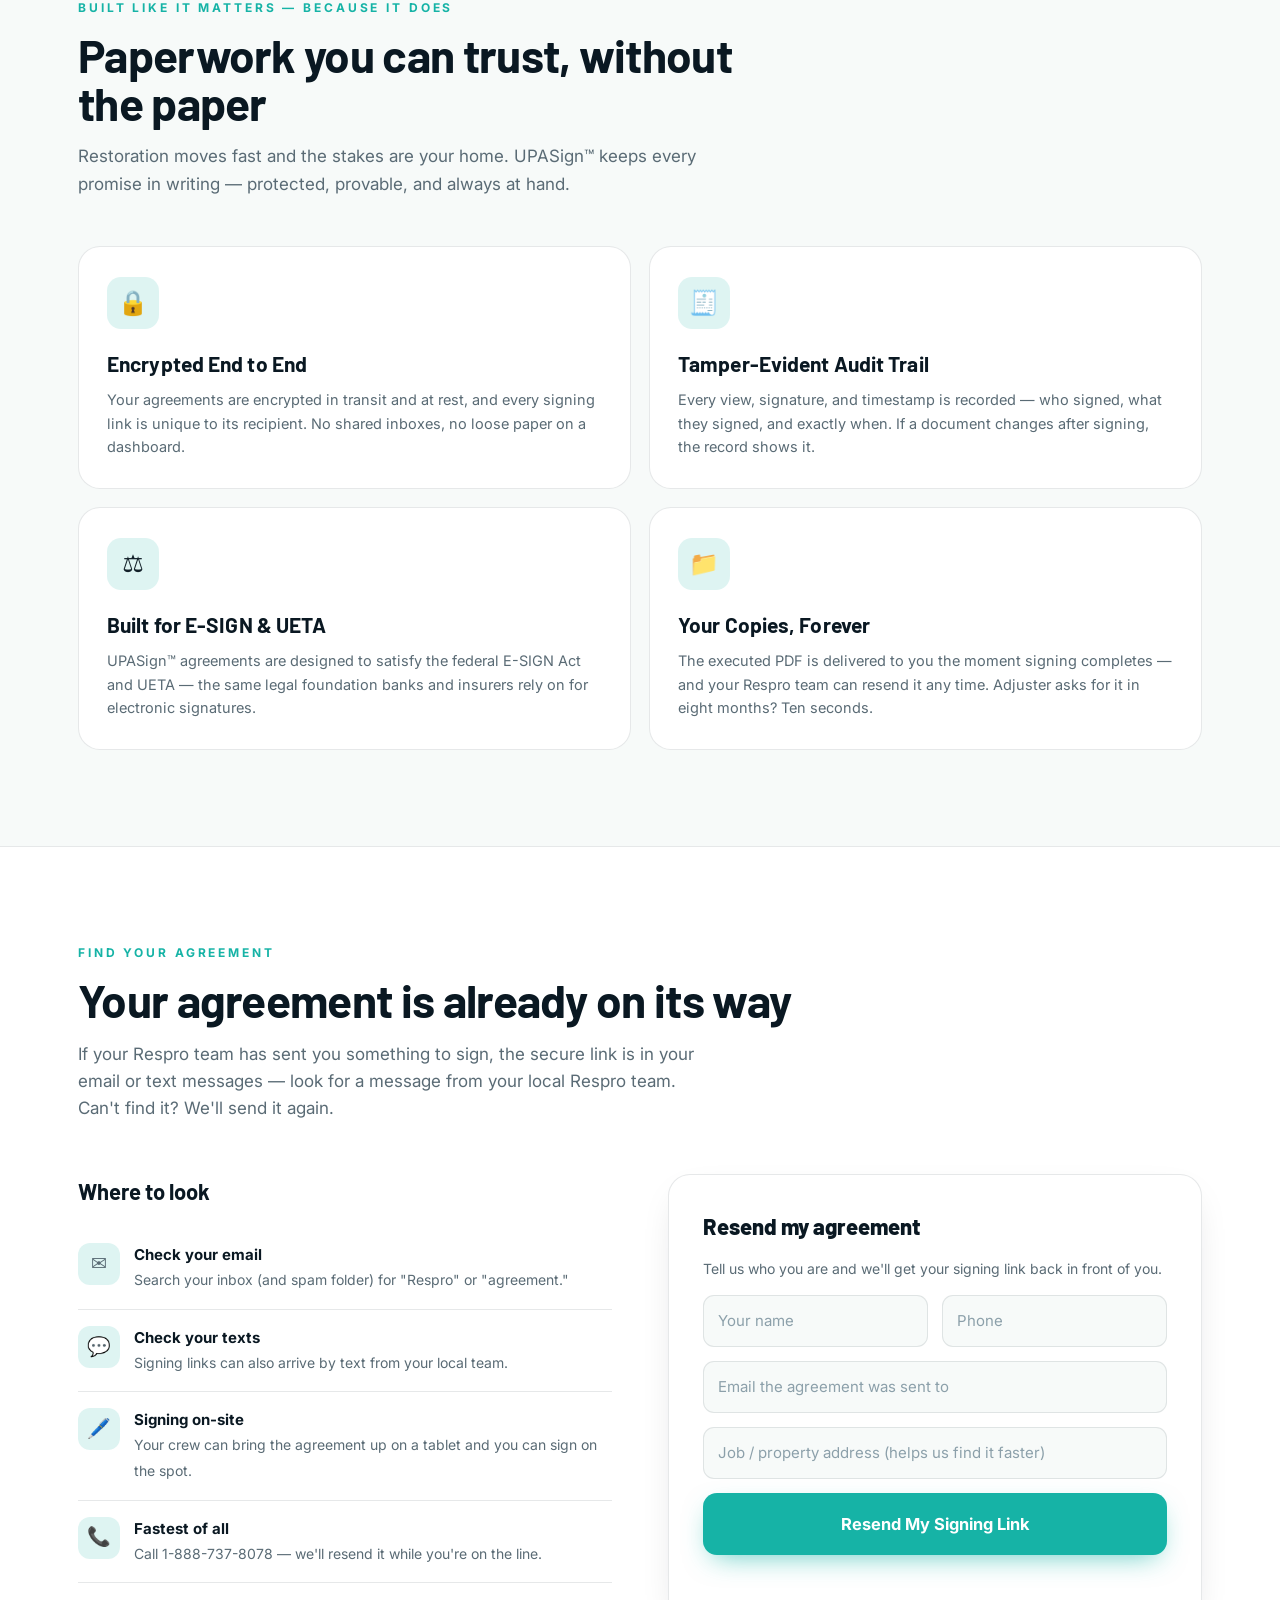
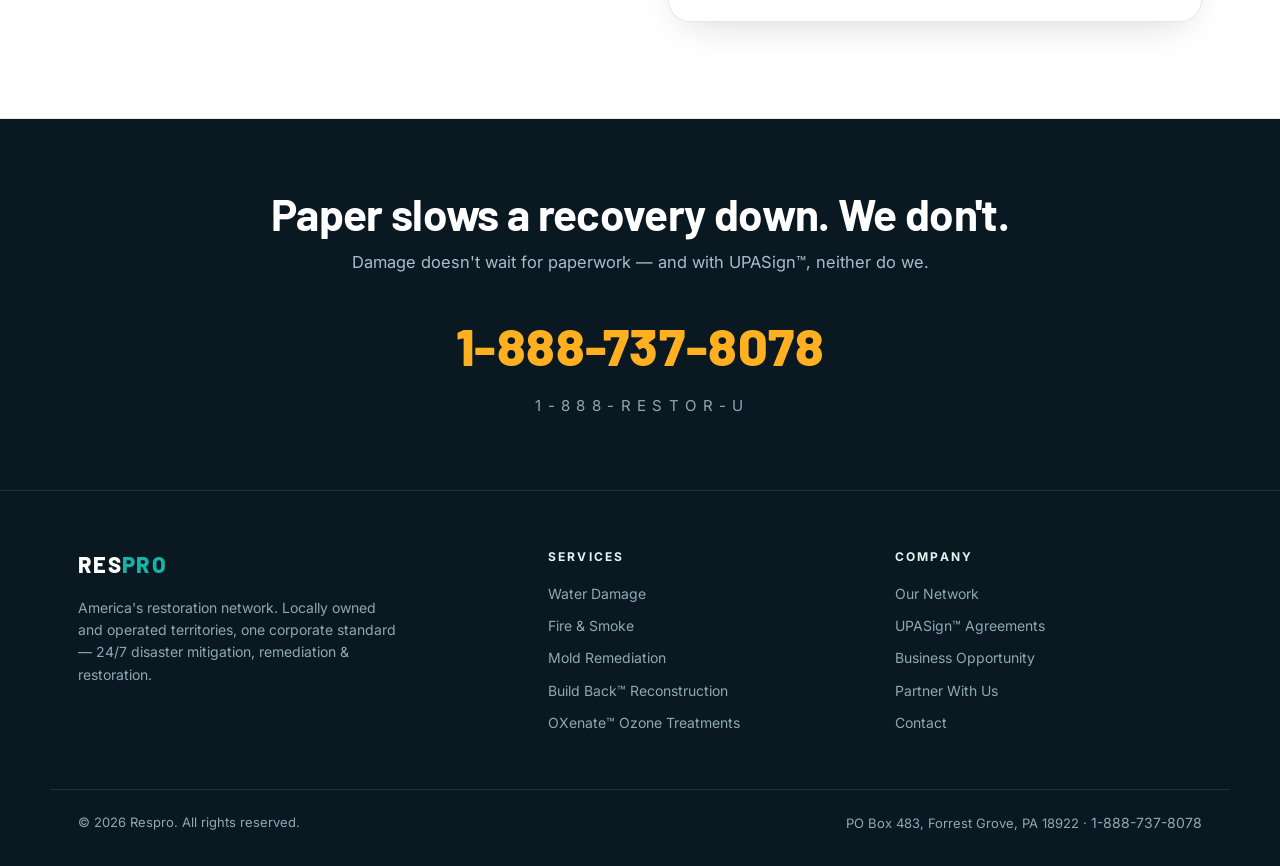
<file: upasign.html>
<!doctype html>
<html lang="en">
<head>
<meta charset="utf-8">
<meta name="viewport" content="width=device-width, initial-scale=1">
<title>UPASign™ — Secure Digital Agreements, Signed in Seconds | Respro</title>
<meta name="description" content="UPASign™ is Respro's secure digital agreement engine. Work authorizations, scopes of work, change orders, and completion certificates — delivered to your phone, signed with a tap, backed by a tamper-evident audit trail.">
<meta name="keywords" content="UPASign, digital agreements, e-signature restoration contract, sign work authorization online, electronic signature, restoration paperwork, esign act, secure document signing">
<link rel="canonical" href="https://resprousa.com/upasign.html">
<meta property="og:type" content="website">
<meta property="og:title" content="UPASign™ — Agreements Signed in Seconds | Respro">
<meta property="og:description" content="Every Respro agreement arrives on your phone, reads in plain English, and signs with a tap. No printer. No scanner. No chasing paperwork.">
<meta property="og:url" content="https://resprousa.com/upasign.html">
<meta name="twitter:card" content="summary">
<link rel="icon" href="favicon.svg" type="image/svg+xml">
<link rel="preconnect" href="https://fonts.googleapis.com">
<link rel="preconnect" href="https://fonts.gstatic.com" crossorigin>
<link href="https://fonts.googleapis.com/css2?family=Barlow:wght@600;700;800&family=Inter:wght@400;500;600;700&display=swap" rel="stylesheet">
<link rel="stylesheet" href="styles.css">
  <meta name="msvalidate.01" content="9E52F8D27FAB57108A5B7A5E990DA47D">
</head>
<body>

<!-- ═══ Emergency top bar ═══ -->
<div class="topbar">
  <div class="container topbar__inner">
    <span><span class="dot"></span>24/7 Emergency Response — nationwide network, local teams</span>
    <a class="topbar__phone" href="tel:18887378078">1-888-RESTOR-U &nbsp;·&nbsp; 1-888-737-8078</a>
  </div>
</div>

<!-- ═══ Nav ═══ -->
<header class="nav" id="nav">
  <div class="container nav__inner">
    <a class="brand" href="index.html">
      <span class="brand__mark">R</span>
      <span>
        <span class="brand__name">RES<span>PRO</span></span>
        <span class="brand__tag">America's Restoration Network</span>
      </span>
    </a>
    <nav class="nav__links">
      <a href="index.html#services">Services</a>
      <a href="index.html#buildback">Build Back&trade;</a>
      <a href="index.html#oxenate">OXenate&trade;</a>
      <a href="upasign.html" style="color:var(--navy);font-weight:700">UPASign&trade;</a>
      <a href="operators.html">Own a Territory</a>
      <a href="index.html#contact">Contact</a>
    </nav>
    <div class="nav__cta">
      <a class="btn btn--ghost" href="index.html#contact">Request Service</a>
      <a class="btn btn--amber" href="tel:18887378078">📞 1-888-737-8078</a>
      <button class="nav__menu" aria-label="Menu">☰</button>
    </div>
  </div>
</header>

<!-- ═══ Hero ═══ -->
<section class="hero" id="top">
  <div class="container uphero__grid">
    <div class="hero__inner">
      <p class="eyebrow">UPASign&trade; — Secure Digital Agreements</p>
      <h1 class="display">The last signature<br>you'll ever <em>chase</em>.</h1>
      <p class="hero__sub">Every Respro work authorization, scope of work, change order, and completion certificate arrives on your phone, reads in plain English, and signs with a tap. No printer. No scanner. No "where's that paperwork?"</p>
      <div class="hero__cta">
        <a class="btn btn--amber btn--lg" href="#find" data-analytics="upasign_find">Find My Agreement</a>
        <a class="btn btn--ghost-light btn--lg" href="#how">How It Works</a>
      </div>
      <p class="hero__phone-note">Signing on-site? Your Respro team can put the agreement on a tablet in front of you, right now.</p>
    </div>
    <div class="updoc-wrap">
      <div class="updoc">
        <div class="updoc__head">
          <span class="updoc__title">WORK AUTHORIZATION</span>
          <span class="updoc__badge">UPASign&trade;</span>
        </div>
        <div class="updoc__line updoc__line--w95"></div>
        <div class="updoc__line updoc__line--w88"></div>
        <div class="updoc__line updoc__line--w80"></div>
        <div class="updoc__line updoc__line--w95"></div>
        <div class="updoc__line updoc__line--w60"></div>
        <p class="updoc__siglabel">Sign here</p>
        <div class="updoc__sig">
          <svg viewBox="0 0 210 56" aria-hidden="true">
            <path d="M8 42 C 18 10, 30 12, 34 32 C 37 46, 44 46, 49 28 C 54 12, 62 12, 66 28 C 70 44, 78 40, 86 32 C 96 22, 100 40, 112 36 C 126 31, 128 24, 142 28 C 154 31, 162 26, 176 30 C 188 33, 196 28, 202 30"/>
          </svg>
        </div>
        <span class="updoc__stamp">✓ SIGNED</span>
        <div class="updoc__audit"><span class="dot"></span> Audit trail active · 2 signers · completed in 34 seconds</div>
      </div>
    </div>
  </div>
</section>

<!-- ═══ How it works ═══ -->
<section class="section section--alt" id="how">
  <div class="container">
    <p class="kicker">How it works</p>
    <h2 class="section__title display">Three steps. About a minute.</h2>
    <ol class="steps" style="grid-template-columns:repeat(3,1fr)">
      <li>
        <span class="steps__n">STEP 01</span>
        <h4>We send it</h4>
        <p>Your local Respro team sends the agreement by email or text — a secure link, unique to you and your job.</p>
      </li>
      <li>
        <span class="steps__n">STEP 02</span>
        <h4>You review anywhere</h4>
        <p>Open it on any phone, tablet, or computer. Read every line, ask questions, take your time — nothing is signed until you say so.</p>
      </li>
      <li>
        <span class="steps__n">STEP 03</span>
        <h4>Tap. Signed. Done.</h4>
        <p>Sign with your finger or a tap. Everyone gets the executed copy instantly, and it's stored securely for whenever you need it.</p>
      </li>
    </ol>
  </div>
</section>

<!-- ═══ Trust ═══ -->
<section class="section">
  <div class="container">
    <p class="kicker">Built like it matters — because it does</p>
    <h2 class="section__title display">Paperwork you can trust, without the paper</h2>
    <p class="section__sub">Restoration moves fast and the stakes are your home. UPASign&trade; keeps every promise in writing — protected, provable, and always at hand.</p>
    <div class="services" style="grid-template-columns:repeat(2,1fr)">
      <div class="svc">
        <div class="svc__icon">🔒</div>
        <h3>Encrypted End to End</h3>
        <p>Your agreements are encrypted in transit and at rest, and every signing link is unique to its recipient. No shared inboxes, no loose paper on a dashboard.</p>
      </div>
      <div class="svc">
        <div class="svc__icon">🧾</div>
        <h3>Tamper-Evident Audit Trail</h3>
        <p>Every view, signature, and timestamp is recorded — who signed, what they signed, and exactly when. If a document changes after signing, the record shows it.</p>
      </div>
      <div class="svc">
        <div class="svc__icon">⚖️</div>
        <h3>Built for E-SIGN &amp; UETA</h3>
        <p>UPASign&trade; agreements are designed to satisfy the federal E-SIGN Act and UETA — the same legal foundation banks and insurers rely on for electronic signatures.</p>
      </div>
      <div class="svc">
        <div class="svc__icon">📁</div>
        <h3>Your Copies, Forever</h3>
        <p>The executed PDF is delivered to you the moment signing completes — and your Respro team can resend it any time. Adjuster asks for it in eight months? Ten seconds.</p>
      </div>
    </div>
  </div>
</section>

<!-- ═══ Find your agreement ═══ -->
<section class="section section--alt" id="find">
  <div class="container">
    <p class="kicker">Find your agreement</p>
    <h2 class="section__title display">Your agreement is already on its way</h2>
    <p class="section__sub">If your Respro team has sent you something to sign, the secure link is in your email or text messages — look for a message from your local Respro team. Can't find it? We'll send it again.</p>

    <div class="contact">
      <div class="contact__info">
        <h3>Where to look</h3>
        <div class="contact__row">
          <span class="ic">✉️</span>
          <div>
            <strong>Check your email</strong>
            <span>Search your inbox (and spam folder) for "Respro" or "agreement."</span>
          </div>
        </div>
        <div class="contact__row">
          <span class="ic">💬</span>
          <div>
            <strong>Check your texts</strong>
            <span>Signing links can also arrive by text from your local team.</span>
          </div>
        </div>
        <div class="contact__row">
          <span class="ic">🖊️</span>
          <div>
            <strong>Signing on-site</strong>
            <span>Your crew can bring the agreement up on a tablet and you can sign on the spot.</span>
          </div>
        </div>
        <div class="contact__row">
          <span class="ic">📞</span>
          <div>
            <strong>Fastest of all</strong>
            <a class="small" href="tel:18887378078">Call 1-888-737-8078 — we'll resend it while you're on the line.</a>
          </div>
        </div>
      </div>

      <form class="form" data-form="upasign-resend">
        <h3 style="font-family:'Barlow',sans-serif;font-size:22px;font-weight:800;color:var(--navy)">Resend my agreement</h3>
        <p style="color:var(--muted);font-size:14px">Tell us who you are and we'll get your signing link back in front of you.</p>
        <div class="form__row">
          <input type="text" name="name" placeholder="Your name" required>
          <input type="tel" name="phone" placeholder="Phone" required>
        </div>
        <input type="email" name="email" placeholder="Email the agreement was sent to" required>
        <input type="text" name="property" placeholder="Job / property address (helps us find it faster)">
        <button class="btn btn--teal btn--lg btn--block" type="submit">Resend My Signing Link</button>
        <div class="form__note" data-form-status></div>
      </form>
    </div>
  </div>
</section>

<!-- ═══ Band ═══ -->
<section class="emergency">
  <div class="container">
    <h2 class="display">Paper slows a recovery down. We don't.</h2>
    <p>Damage doesn't wait for paperwork — and with UPASign&trade;, neither do we.</p>
    <a class="phone-big" href="tel:18887378078">1-888-737-8078</a>
    <span class="alpha">1 - 8 8 8 - R E S T O R - U</span>
  </div>
</section>

<!-- ═══ Footer ═══ -->
<footer class="footer">
  <div class="container footer__inner">
    <div class="footer__brand">
      <span class="brand__name" style="color:#fff">RES<span>PRO</span></span>
      <p>America's restoration network. Locally owned and operated territories, one corporate standard — 24/7 disaster mitigation, remediation &amp; restoration.</p>
    </div>
    <div>
      <h5>Services</h5>
      <a href="index.html#services">Water Damage</a>
      <a href="index.html#services">Fire &amp; Smoke</a>
      <a href="index.html#services">Mold Remediation</a>
      <a href="index.html#buildback">Build Back&trade; Reconstruction</a>
      <a href="index.html#oxenate">OXenate&trade; Ozone Treatments</a>
    </div>
    <div>
      <h5>Company</h5>
      <a href="index.html#network">Our Network</a>
      <a href="upasign.html">UPASign&trade; Agreements</a>
      <a href="operators.html">Business Opportunity</a>
      <a href="index.html#partner">Partner With Us</a>
      <a href="index.html#contact">Contact</a>
    </div>
  </div>
  <div class="container footer__legal">
    <span>© <span id="yr">2026</span> Respro. All rights reserved.</span>
    <span>PO Box 483, Forrest Grove, PA 18922 · <a href="tel:18887378078" style="display:inline">1-888-737-8078</a></span>
  </div>
</footer>

<script src="main.js"></script>
</body>
</html>
</file>
<file: styles.css>
/* ============================================================
   RESPRO — Disaster Restoration
   High-end rebuild. Deep-navy / teal system, industrial display
   type, generous space. Emergency phone always one glance away.
   ============================================================ */

:root{
  --navy:#0A1822; --navy-2:#0F2230; --navy-3:#14303F;
  --teal:#16B3A6; --teal-deep:#0E8C82; --teal-soft:rgba(22,179,166,.14);
  --amber:#FFB020; --amber-deep:#E89400;
  --paper:#F7FAF9; --white:#FFFFFF;
  --ink:#122029; --muted:#5A6B75; --faint:#8CA0AA;
  --line:rgba(18,32,41,.10); --line-dark:rgba(255,255,255,.10);
  --maxw:1180px; --r:14px; --r-lg:22px;
  --shadow:0 24px 60px -24px rgba(10,24,34,.35);
  --shadow-soft:0 14px 40px -18px rgba(10,24,34,.22);
}

*{box-sizing:border-box;margin:0;padding:0}
html{scroll-behavior:smooth}
body{
  background:var(--paper); color:var(--ink);
  font-family:'Inter',system-ui,-apple-system,'Segoe UI',sans-serif;
  line-height:1.6; -webkit-font-smoothing:antialiased; overflow-x:hidden;
}
a{color:inherit;text-decoration:none}
img{max-width:100%;display:block}
.container{max-width:var(--maxw);margin:0 auto;padding:0 28px}
.display{font-family:'Barlow',Inter,sans-serif;font-weight:700;letter-spacing:-.015em;line-height:1.05}
.center{text-align:center}

/* ---------- Emergency top bar ---------- */
.topbar{background:var(--navy);color:#DFF6F3;font-size:13.5px}
.topbar__inner{display:flex;align-items:center;justify-content:space-between;gap:16px;height:42px}
.topbar .dot{width:8px;height:8px;border-radius:50%;background:var(--teal);display:inline-block;margin-right:8px;box-shadow:0 0 10px var(--teal);animation:pulse 2.2s infinite}
@keyframes pulse{0%,100%{opacity:1}50%{opacity:.45}}
.topbar__phone{font-weight:700;color:var(--amber);letter-spacing:.02em}
.topbar__phone:hover{color:#ffc75e}

/* ---------- Nav ---------- */
.nav{position:sticky;top:0;z-index:50;background:rgba(247,250,249,.88);backdrop-filter:blur(12px);border-bottom:1px solid var(--line)}
.nav__inner{display:flex;align-items:center;justify-content:space-between;height:74px;gap:24px}
.brand{display:flex;align-items:center;gap:12px}
.brand__mark{width:40px;height:40px;border-radius:10px;background:linear-gradient(135deg,var(--teal),var(--teal-deep));display:flex;align-items:center;justify-content:center;color:#fff;font-family:'Barlow',sans-serif;font-weight:800;font-size:20px;box-shadow:0 8px 20px -8px rgba(22,179,166,.7)}
.brand__name{font-family:'Barlow',sans-serif;font-weight:800;font-size:22px;letter-spacing:.06em;color:var(--navy)}
.brand__name span{color:var(--teal)}
.brand__tag{display:block;font-size:10px;letter-spacing:.24em;text-transform:uppercase;color:var(--muted);font-weight:600}
.nav__links{display:flex;gap:28px;font-size:14.5px;font-weight:500;color:var(--muted)}
.nav__links a:hover{color:var(--navy)}
.nav__cta{display:flex;align-items:center;gap:12px}
.nav__menu{display:none;background:none;border:0;font-size:22px;color:var(--navy);cursor:pointer}

/* ---------- Buttons ---------- */
.btn{display:inline-flex;align-items:center;justify-content:center;gap:9px;font:inherit;font-weight:700;font-size:15px;cursor:pointer;border-radius:12px;border:2px solid transparent;padding:13px 22px;transition:transform .12s,background .2s,border-color .2s,box-shadow .2s;white-space:nowrap}
.btn:active{transform:translateY(1px)}
.btn--amber{background:var(--amber);color:var(--navy);box-shadow:0 10px 28px -10px rgba(255,176,32,.7)}
.btn--amber:hover{background:#ffc14a}
.btn--teal{background:var(--teal);color:#fff;box-shadow:0 10px 28px -10px rgba(22,179,166,.7)}
.btn--teal:hover{background:var(--teal-deep)}
.btn--ghost{background:transparent;color:var(--navy);border-color:rgba(18,32,41,.22)}
.btn--ghost:hover{border-color:var(--navy)}
.btn--ghost-light{background:transparent;color:#fff;border-color:rgba(255,255,255,.35)}
.btn--ghost-light:hover{border-color:#fff;background:rgba(255,255,255,.06)}
.btn--lg{padding:16px 30px;font-size:16.5px;border-radius:14px}
.btn--block{width:100%}

/* ---------- Hero ---------- */
.hero{position:relative;background:linear-gradient(180deg,var(--navy) 0%,var(--navy-2) 70%,var(--navy-3) 100%);color:#fff;overflow:hidden}
.hero::before{content:"";position:absolute;inset:0;background:
  radial-gradient(70% 60% at 80% 10%,rgba(22,179,166,.18),transparent 60%),
  radial-gradient(50% 45% at 12% 90%,rgba(255,176,32,.08),transparent 65%)}
.hero__inner{position:relative;padding:104px 0 88px;max-width:820px}
.eyebrow{font-size:12px;letter-spacing:.26em;text-transform:uppercase;color:var(--teal);font-weight:700;margin-bottom:20px}
.hero h1{font-size:clamp(42px,6.6vw,78px);color:#fff;margin-bottom:22px}
.hero h1 em{font-style:normal;color:var(--teal)}
.hero__sub{font-size:clamp(17px,2vw,20px);color:#B9CBD3;max-width:600px;margin-bottom:34px}
.hero__cta{display:flex;gap:14px;flex-wrap:wrap;align-items:center}
.hero__phone-note{font-size:13.5px;color:#8FA9B4;margin-top:18px}
.hero__strip{position:relative;border-top:1px solid var(--line-dark);margin-top:76px;padding:26px 0 0;display:flex;gap:48px;flex-wrap:wrap}
.hero__strip div strong{display:block;font-family:'Barlow',sans-serif;font-size:19px;font-weight:700;color:#fff;letter-spacing:.01em}
.hero__strip div span{font-size:13px;color:#8FA9B4}

/* ---------- Sections ---------- */
.section{padding:96px 0}
.section--alt{background:var(--white);border-top:1px solid var(--line);border-bottom:1px solid var(--line)}
.section--dark{background:var(--navy-2);color:#fff}
.kicker{font-size:12px;letter-spacing:.24em;text-transform:uppercase;color:var(--teal);font-weight:700;margin-bottom:14px}
.section__title{font-size:clamp(30px,4vw,46px);max-width:720px;color:var(--navy)}
.section--dark .section__title{color:#fff}
.section__sub{color:var(--muted);font-size:17px;max-width:640px;margin-top:16px}
.section--dark .section__sub{color:#A9BEC7}
.center .section__title,.center .section__sub{margin-left:auto;margin-right:auto}

/* ---------- Service cards ---------- */
.services{display:grid;grid-template-columns:repeat(3,1fr);gap:18px;margin-top:48px}
.svc{background:var(--white);border:1px solid var(--line);border-radius:var(--r-lg);padding:30px 28px;transition:transform .18s,box-shadow .2s,border-color .2s;position:relative;overflow:hidden}
.svc:hover{transform:translateY(-5px);box-shadow:var(--shadow-soft);border-color:rgba(22,179,166,.4)}
.svc__icon{width:52px;height:52px;border-radius:14px;background:var(--teal-soft);display:flex;align-items:center;justify-content:center;font-size:24px;margin-bottom:18px}
.svc h3{font-family:'Barlow',sans-serif;font-size:21px;font-weight:700;color:var(--navy);margin-bottom:8px;letter-spacing:.005em}
.svc p{color:var(--muted);font-size:14.5px}
.svc__go{margin-top:16px;font-size:13.5px;font-weight:700;color:var(--teal)}

/* ---------- Process ---------- */
.steps{list-style:none;display:grid;grid-template-columns:repeat(4,1fr);gap:18px;margin-top:48px;counter-reset:s}
.steps li{position:relative;background:var(--white);border:1px solid var(--line);border-radius:var(--r-lg);padding:28px 24px}
.steps li:not(:last-child)::after{content:"→";position:absolute;right:-15px;top:50%;transform:translateY(-50%);color:var(--teal);z-index:2;font-size:18px;font-weight:700}
.steps__n{font-family:'Barlow',sans-serif;font-weight:800;font-size:14px;color:var(--teal);letter-spacing:.14em}
.steps h4{font-family:'Barlow',sans-serif;font-size:19px;font-weight:700;color:var(--navy);margin:10px 0 6px}
.steps p{color:var(--muted);font-size:13.5px}

/* ---------- OXenate tiers ---------- */
.tiers{display:grid;grid-template-columns:repeat(4,1fr);gap:18px;margin-top:52px;align-items:stretch}
.tier{background:var(--white);border:1px solid var(--line);border-radius:var(--r-lg);padding:30px 26px;display:flex;flex-direction:column;transition:transform .18s,box-shadow .2s}
.tier:hover{transform:translateY(-5px);box-shadow:var(--shadow-soft)}
.tier--featured{border-color:var(--teal);box-shadow:0 0 0 1px var(--teal),var(--shadow-soft);position:relative}
.tier__flag{position:absolute;top:-13px;left:50%;transform:translateX(-50%);background:var(--teal);color:#fff;font-size:11px;font-weight:700;letter-spacing:.12em;text-transform:uppercase;padding:5px 14px;border-radius:999px;white-space:nowrap}
.tier__name{font-family:'Barlow',sans-serif;font-size:22px;font-weight:800;color:var(--navy);letter-spacing:.02em}
.tier__level{font-size:12px;letter-spacing:.2em;text-transform:uppercase;color:var(--faint);font-weight:600;margin-bottom:18px}
.tier ul{list-style:none;display:flex;flex-direction:column;gap:11px;flex:1;margin-bottom:22px}
.tier li{font-size:13.5px;color:var(--muted);padding-left:24px;position:relative}
.tier li::before{content:"✓";position:absolute;left:0;color:var(--teal);font-weight:800}
.tier li.tier__inherit{color:var(--navy);font-weight:600}
.tier li.tier__inherit::before{content:"＋";color:var(--amber-deep)}

/* ---------- Why / value props ---------- */
.why{display:grid;grid-template-columns:repeat(4,1fr);gap:18px;margin-top:48px}
.why div{border-top:2px solid var(--teal);padding-top:20px}
.why h4{font-family:'Barlow',sans-serif;font-size:18px;font-weight:700;color:#fff;margin-bottom:8px}
.why p{color:#A9BEC7;font-size:14px}

/* ---------- One Tree Planted band ---------- */
.tree{background:linear-gradient(135deg,#0E3B2E,#14543F);color:#fff;border-radius:var(--r-lg);padding:52px;display:flex;align-items:center;justify-content:space-between;gap:32px;box-shadow:var(--shadow)}
.tree h3{font-family:'Barlow',sans-serif;font-size:clamp(24px,3vw,32px);font-weight:700;margin-bottom:10px}
.tree p{color:#BFE3CF;font-size:15.5px;max-width:520px}
.tree__icon{font-size:64px;flex-shrink:0}

/* ---------- Contact ---------- */
.contact{display:grid;grid-template-columns:1fr 1fr;gap:56px;margin-top:52px;align-items:start}
.contact__info h3{font-family:'Barlow',sans-serif;font-size:22px;font-weight:700;color:var(--navy);margin-bottom:18px}
.contact__row{display:flex;gap:14px;align-items:flex-start;padding:16px 0;border-bottom:1px solid var(--line)}
.contact__row .ic{width:42px;height:42px;border-radius:12px;background:var(--teal-soft);display:flex;align-items:center;justify-content:center;font-size:19px;flex-shrink:0}
.contact__row strong{display:block;font-size:15px;color:var(--navy)}
.contact__row span,.contact__row a.small{font-size:14px;color:var(--muted)}
.contact__row a:hover{color:var(--teal-deep)}
.form{background:var(--white);border:1px solid var(--line);border-radius:var(--r-lg);padding:34px;box-shadow:var(--shadow-soft);display:flex;flex-direction:column;gap:14px}
.form__row{display:grid;grid-template-columns:1fr 1fr;gap:14px}
.form input,.form select,.form textarea{background:var(--paper);border:1px solid var(--line);border-radius:11px;padding:13px 14px;color:var(--ink);font:inherit;font-size:15px;width:100%}
.form input::placeholder,.form textarea::placeholder{color:var(--faint)}
.form input:focus,.form select:focus,.form textarea:focus{outline:none;border-color:var(--teal);box-shadow:0 0 0 3px rgba(22,179,166,.16)}
.form__note{font-size:13.5px;color:var(--teal-deep);min-height:18px;text-align:center;font-weight:600}

/* ---------- Emergency band ---------- */
.emergency{background:var(--navy);color:#fff;text-align:center;padding:72px 0}
.emergency h2{font-size:clamp(28px,4vw,44px);margin-bottom:12px}
.emergency p{color:#A9BEC7;margin-bottom:28px;font-size:16.5px}
.emergency .phone-big{display:block;font-family:'Barlow',sans-serif;font-weight:800;font-size:clamp(30px,5vw,52px);color:var(--amber);letter-spacing:.01em;margin-bottom:6px}
.emergency .phone-big:hover{color:#ffc75e}
.emergency .alpha{color:#8FA9B4;font-size:15px;letter-spacing:.08em}

/* ---------- Footer ---------- */
.footer{background:var(--navy);color:#8FA9B4;padding:56px 0 32px;border-top:1px solid var(--line-dark)}
.footer__inner{display:grid;grid-template-columns:1.4fr 1fr 1fr;gap:40px}
.footer h5{font-size:12px;letter-spacing:.18em;text-transform:uppercase;color:#DFF6F3;margin-bottom:16px;font-weight:700}
.footer a{display:block;font-size:14px;margin-bottom:10px;color:#8FA9B4}
.footer a:hover{color:#fff}
.footer__brand p{font-size:14px;margin-top:14px;max-width:320px}
.footer__legal{margin-top:44px;padding-top:22px;border-top:1px solid var(--line-dark);font-size:13px;display:flex;justify-content:space-between;gap:16px;flex-wrap:wrap}

/* ---------- Responsive ---------- */
@media(max-width:960px){
  .services{grid-template-columns:repeat(2,1fr)}
  .steps{grid-template-columns:repeat(2,1fr)}
  .steps li::after{display:none}
  .tiers{grid-template-columns:repeat(2,1fr)}
  .why{grid-template-columns:repeat(2,1fr)}
  .contact{grid-template-columns:1fr}
  .footer__inner{grid-template-columns:1fr 1fr}
  .tree{flex-direction:column;text-align:center}
}
@media(max-width:640px){
  .nav__links{display:none}
  .nav__cta .btn--ghost{display:none}
  .nav__menu{display:block}
  .services,.steps,.tiers,.why{grid-template-columns:1fr}
  .hero__inner{padding:72px 0 60px}
  .hero__strip{gap:24px}
  .section{padding:64px 0}
  .form__row{grid-template-columns:1fr}
  .footer__inner{grid-template-columns:1fr}
  .topbar__inner{font-size:12px}
}

/* ============================================================
   CORPORATE EXPANSION — network, partner, commercial split
   ============================================================ */

/* Residential / Commercial split */
.split{display:grid;grid-template-columns:1fr 1fr;gap:18px;margin-top:48px}
.split__card{position:relative;border-radius:var(--r-lg);padding:44px 38px;color:#fff;overflow:hidden;min-height:280px;display:flex;flex-direction:column;justify-content:flex-end}
.split__card--res{background:linear-gradient(160deg,var(--navy-2),var(--navy-3) 60%,#1A4A57)}
.split__card--com{background:linear-gradient(160deg,#123028,#14543F 70%,#186349)}
.split__card::before{content:"";position:absolute;inset:0;background:radial-gradient(60% 50% at 85% 15%,rgba(22,179,166,.25),transparent 65%)}
.split__card h3{font-family:'Barlow',sans-serif;font-size:28px;font-weight:800;position:relative;margin-bottom:8px}
.split__card p{position:relative;color:#C4D7DE;font-size:15px;max-width:420px;margin-bottom:20px}
.split__badge{position:absolute;top:26px;left:38px;font-size:11px;letter-spacing:.22em;text-transform:uppercase;font-weight:700;color:var(--teal);z-index:1}

/* Network structure */
.network{display:grid;grid-template-columns:repeat(3,1fr);gap:18px;margin-top:48px}
.net{background:var(--white);border:1px solid var(--line);border-radius:var(--r-lg);padding:32px 28px;position:relative}
.net__role{font-size:11px;letter-spacing:.2em;text-transform:uppercase;color:var(--teal-deep);font-weight:800}
.net h3{font-family:'Barlow',sans-serif;font-size:22px;font-weight:800;color:var(--navy);margin:8px 0 10px}
.net p{color:var(--muted);font-size:14.5px}
.net__num{position:absolute;top:22px;right:26px;font-family:'Barlow',sans-serif;font-weight:800;font-size:44px;color:rgba(22,179,166,.14);line-height:1}

/* Locally owned strip */
.strip{background:var(--navy);color:#fff;border-radius:var(--r-lg);padding:40px 48px;display:flex;align-items:center;justify-content:space-between;gap:28px;margin-top:56px;flex-wrap:wrap;box-shadow:var(--shadow)}
.strip h3{font-family:'Barlow',sans-serif;font-size:clamp(20px,2.6vw,28px);font-weight:800}
.strip p{color:#A9BEC7;font-size:15px;max-width:560px}

/* Partner section */
.partner{display:grid;grid-template-columns:1.1fr 1fr;gap:56px;align-items:center;margin-top:52px}
.partner__points{list-style:none;display:flex;flex-direction:column;gap:16px;margin-top:26px}
.partner__points li{display:flex;gap:14px;align-items:flex-start;font-size:15px;color:#C4D7DE}
.partner__points .pip{width:26px;height:26px;border-radius:8px;background:rgba(22,179,166,.2);color:var(--teal);display:flex;align-items:center;justify-content:center;font-weight:800;font-size:14px;flex-shrink:0;margin-top:1px}
.partner__points strong{color:#fff}
.partner__card{background:var(--white);color:var(--ink);border-radius:var(--r-lg);padding:36px;box-shadow:var(--shadow)}
.partner__card h3{font-family:'Barlow',sans-serif;font-size:22px;font-weight:800;color:var(--navy);margin-bottom:6px}
.partner__card>p{color:var(--muted);font-size:14px;margin-bottom:18px}

@media(max-width:960px){
  .split{grid-template-columns:1fr}
  .network{grid-template-columns:1fr}
  .partner{grid-template-columns:1fr}
  .strip{flex-direction:column;text-align:center}
}

/* ============================================================
   BUILD BACK™ + UPASIGN™
   ============================================================ */

/* ---------- Build Back band ---------- */
.kicker--amber{color:var(--amber)}
.buildback{position:relative;overflow:hidden}
.buildback::before{content:"";position:absolute;inset:0;pointer-events:none;background:
  radial-gradient(60% 50% at 88% 12%,rgba(255,176,32,.12),transparent 60%),
  radial-gradient(45% 40% at 8% 92%,rgba(22,179,166,.10),transparent 65%)}
.buildback .container{position:relative}
.bb__title em{font-style:normal;color:var(--amber)}
.bb__grid{display:grid;grid-template-columns:repeat(4,1fr);gap:18px;margin-top:54px}
.bb{background:rgba(255,255,255,.045);border:1px solid var(--line-dark);border-radius:var(--r-lg);padding:30px 26px;transition:transform .18s,border-color .2s,background .2s}
.bb:hover{transform:translateY(-5px);border-color:rgba(255,176,32,.5);background:rgba(255,255,255,.07)}
.bb__icon{width:52px;height:52px;border-radius:14px;background:rgba(255,176,32,.14);display:flex;align-items:center;justify-content:center;font-size:24px;margin-bottom:18px}
.bb h3{font-family:'Barlow',sans-serif;font-size:20px;font-weight:700;color:#fff;margin-bottom:8px}
.bb p{color:#A9BEC7;font-size:14.5px}
.bb__cta{display:flex;gap:14px;flex-wrap:wrap;margin-top:44px}

/* Damage → Better meter */
.bbmeter{display:grid;grid-template-columns:repeat(4,1fr);margin-top:64px;position:relative}
.bbmeter::before{content:"";position:absolute;top:11px;left:12.5%;right:12.5%;height:2px;background:rgba(255,255,255,.14)}
.bbmeter::after{content:"";position:absolute;top:11px;left:12.5%;right:12.5%;height:2px;background:linear-gradient(90deg,var(--teal),var(--amber));transform:scaleX(0);transform-origin:left;transition:transform 2s cubic-bezier(.4,0,.2,1) .2s}
.bbmeter.is-live::after{transform:scaleX(1)}
.bbm{text-align:center;position:relative;padding:0 10px}
.bbm__dot{width:24px;height:24px;border-radius:50%;border:2px solid #3A5563;background:var(--navy-2);margin:0 auto 14px;position:relative;z-index:1;transition:background .4s,border-color .4s,box-shadow .4s}
.is-live .bbm:nth-child(1) .bbm__dot{transition-delay:.25s}
.is-live .bbm:nth-child(2) .bbm__dot{transition-delay:.8s}
.is-live .bbm:nth-child(3) .bbm__dot{transition-delay:1.4s}
.is-live .bbm:nth-child(4) .bbm__dot{transition-delay:2s}
.is-live .bbm__dot{background:var(--teal);border-color:var(--teal);box-shadow:0 0 16px rgba(22,179,166,.6)}
.is-live .bbm--final .bbm__dot{background:var(--amber);border-color:var(--amber);box-shadow:0 0 26px rgba(255,176,32,.85)}
.bbm strong{display:block;font-family:'Barlow',sans-serif;font-size:15.5px;font-weight:700;color:#fff;letter-spacing:.02em}
.bbm span{font-size:12.5px;color:#8FA9B4}
.bbm--final strong{color:var(--amber)}

/* ---------- UPASign hero ---------- */
.uphero__grid{display:grid;grid-template-columns:1.05fr .95fr;gap:56px;align-items:center}
.uphero__grid .hero__inner{max-width:none}
.updoc-wrap{position:relative;display:flex;justify-content:center;padding:40px 0}
.updoc{background:#fff;border-radius:18px;padding:30px 30px 24px;box-shadow:var(--shadow);width:min(430px,100%);color:var(--ink);position:relative;transform:rotate(-1.6deg)}
.updoc__head{display:flex;align-items:center;justify-content:space-between;margin-bottom:20px;padding-bottom:14px;border-bottom:1px solid var(--line)}
.updoc__title{font-family:'Barlow',sans-serif;font-weight:800;font-size:15px;color:var(--navy);letter-spacing:.04em}
.updoc__badge{font-size:10px;font-weight:800;letter-spacing:.16em;text-transform:uppercase;color:var(--teal-deep);background:var(--teal-soft);padding:4px 10px;border-radius:999px}
.updoc__line{height:9px;border-radius:5px;background:#E7EEF1;margin-bottom:11px}
.updoc__line--w80{width:80%}.updoc__line--w95{width:95%}.updoc__line--w60{width:60%}.updoc__line--w88{width:88%}
.updoc__siglabel{font-size:10.5px;letter-spacing:.2em;text-transform:uppercase;color:var(--faint);font-weight:700;margin:22px 0 2px}
.updoc__sig{border-bottom:2px solid var(--line);padding-bottom:2px}
.updoc__sig svg{display:block;width:210px;height:56px}
.updoc__sig path{stroke:#14303F;stroke-width:3;fill:none;stroke-linecap:round;stroke-linejoin:round;stroke-dasharray:520;stroke-dashoffset:520;animation:updoc-sign 2s ease .9s forwards}
@keyframes updoc-sign{to{stroke-dashoffset:0}}
.updoc__stamp{position:absolute;top:34%;right:-18px;border:3px solid var(--teal);color:var(--teal-deep);font-family:'Barlow',sans-serif;font-weight:800;font-size:17px;letter-spacing:.18em;padding:8px 18px;border-radius:10px;background:rgba(255,255,255,.92);transform:rotate(8deg) scale(1.6);opacity:0;animation:updoc-stamp .45s cubic-bezier(.2,1.6,.4,1) 3.1s forwards}
@keyframes updoc-stamp{to{opacity:1;transform:rotate(8deg) scale(1)}}
.updoc__audit{display:flex;align-items:center;gap:8px;margin-top:18px;font-size:11.5px;color:var(--faint);font-weight:600}
.updoc__audit .dot{width:7px;height:7px;border-radius:50%;background:var(--teal);display:inline-block;box-shadow:0 0 8px var(--teal);animation:pulse 2.2s infinite}

@media(max-width:960px){
  .bb__grid{grid-template-columns:repeat(2,1fr)}
  .uphero__grid{grid-template-columns:1fr}
  .updoc-wrap{padding:8px 0 16px}
}
@media(max-width:640px){
  .bb__grid{grid-template-columns:1fr}
  .bbmeter{grid-template-columns:repeat(2,1fr);gap:26px 0}
  .bbmeter::before,.bbmeter::after{display:none}
  .updoc{transform:none}
  .updoc__stamp{right:6px}
}
</file>
